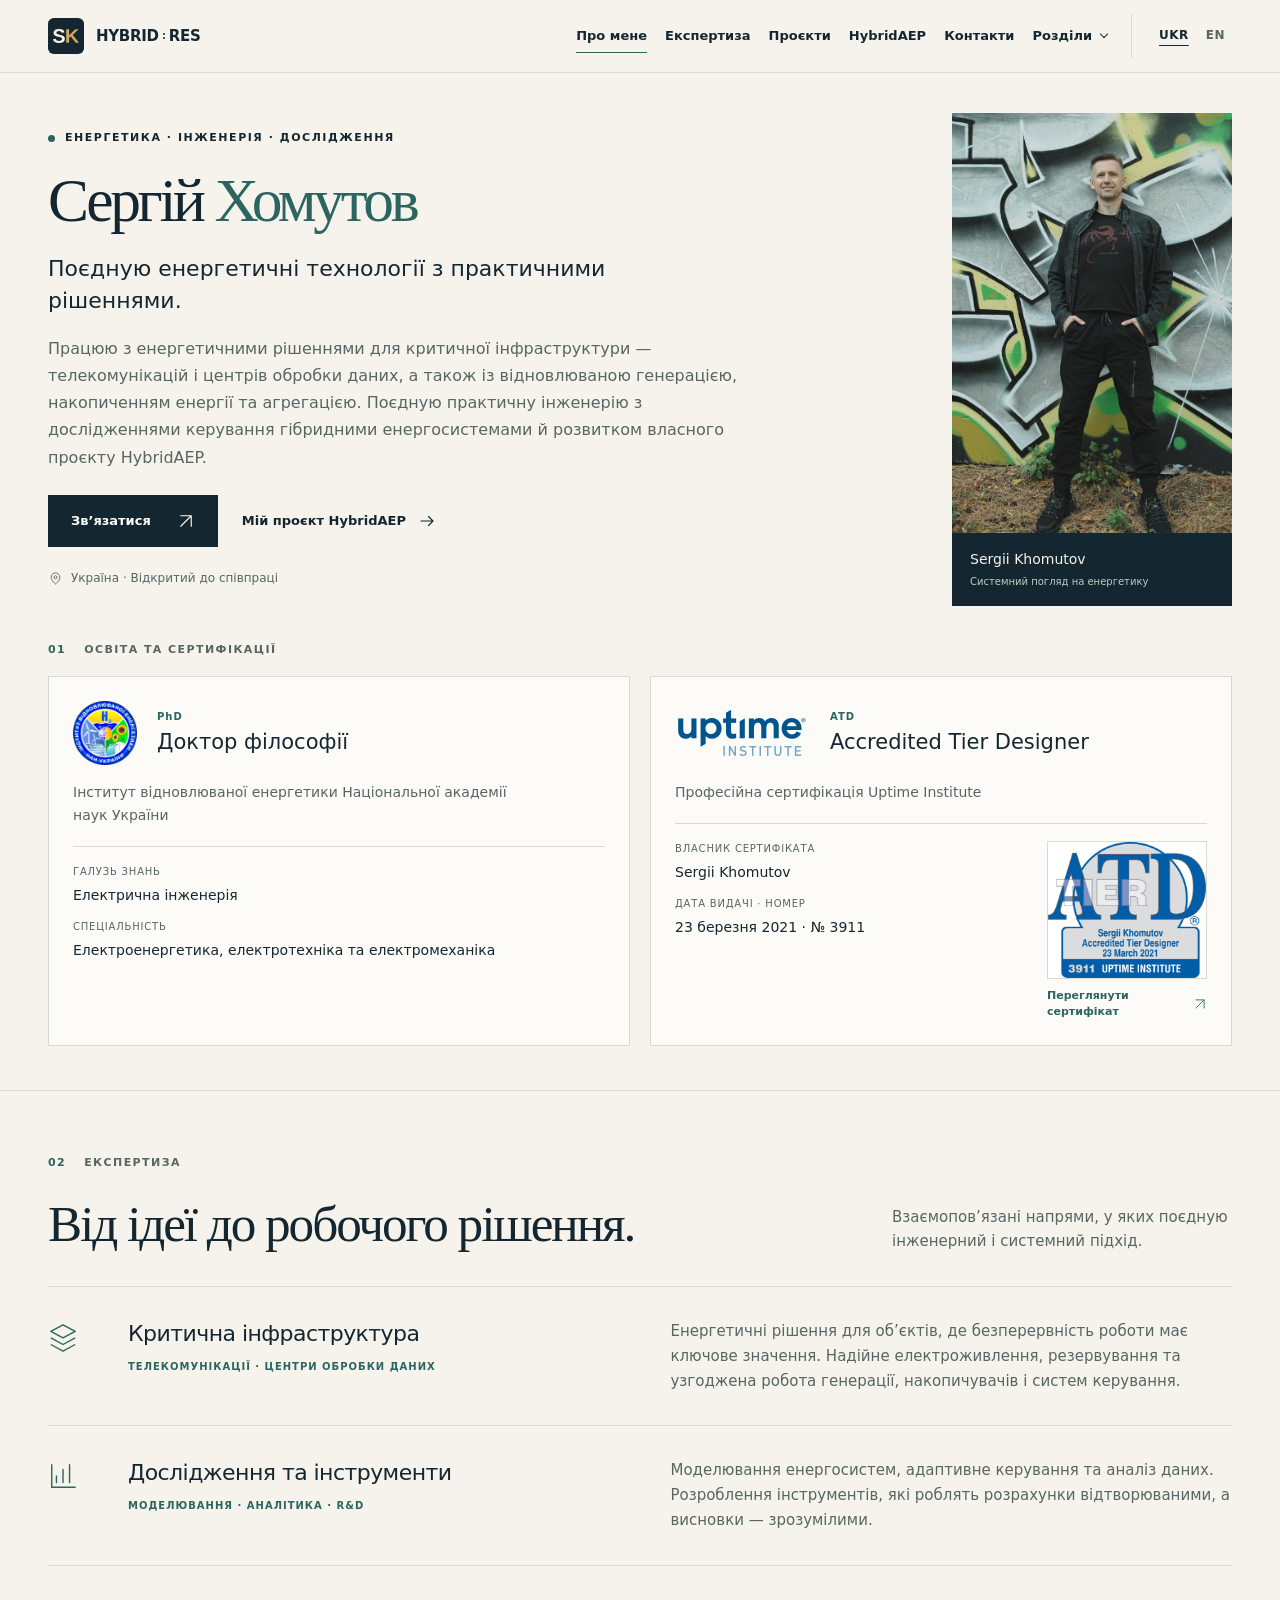
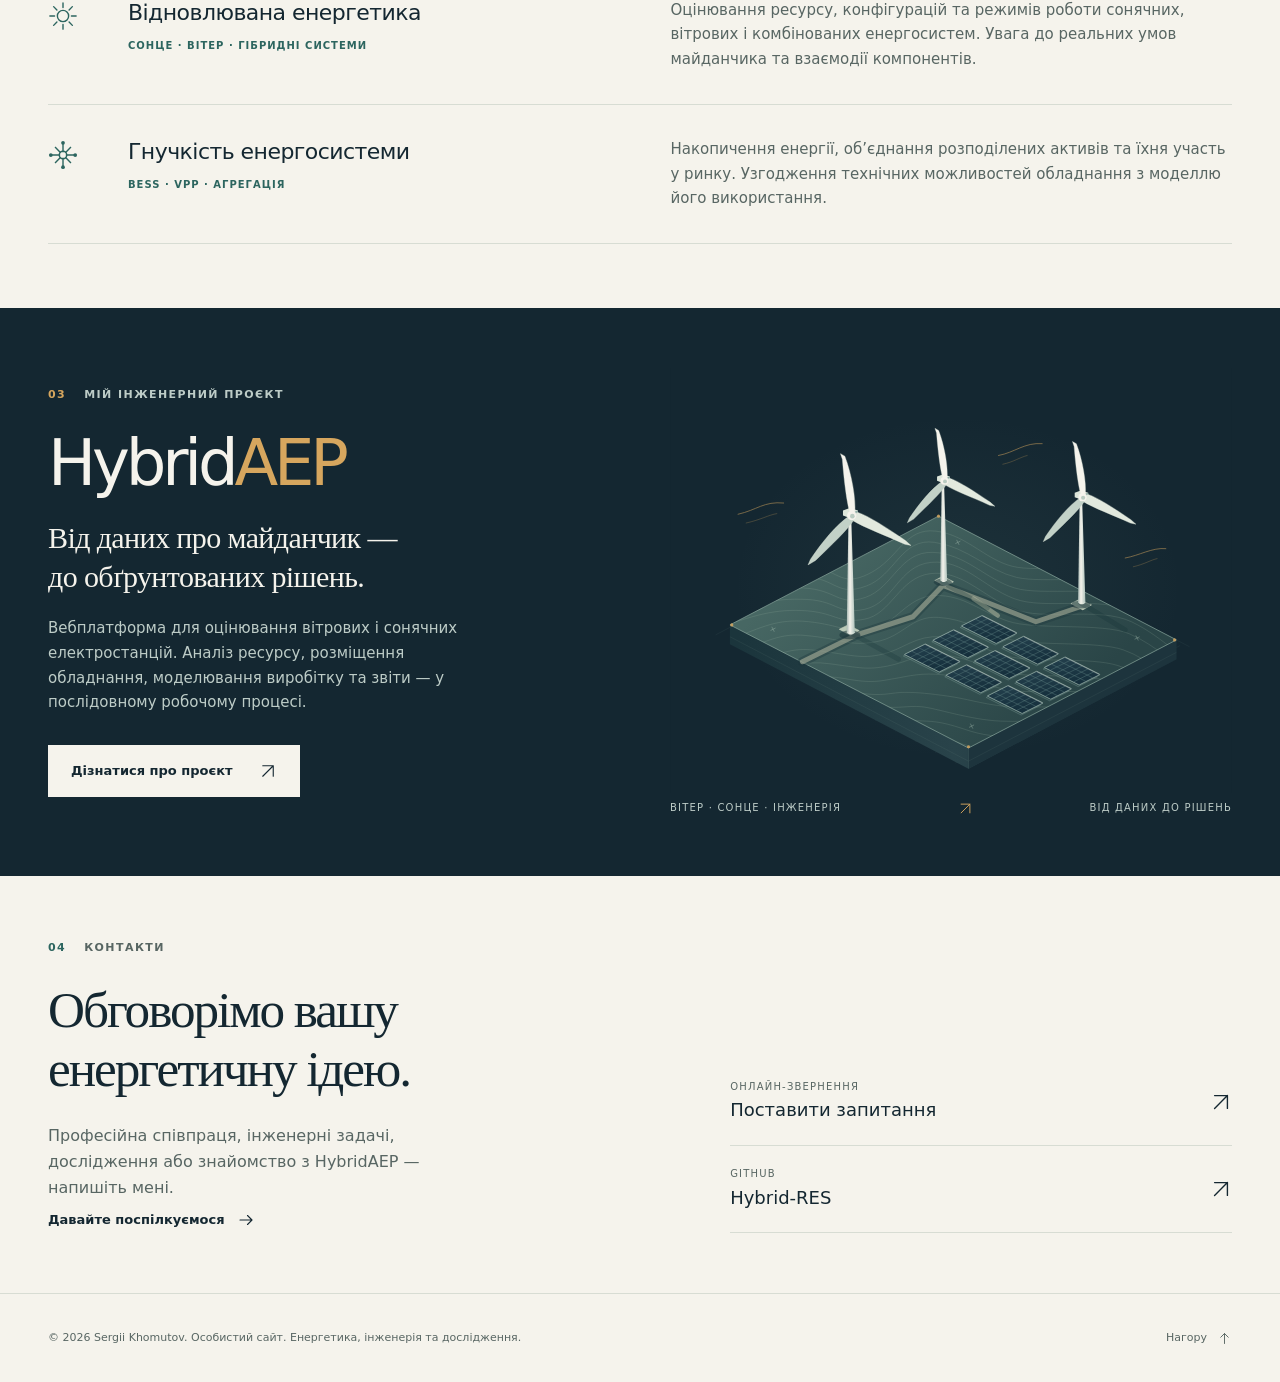
<file: index.html>
<!doctype html>
<html lang="uk" data-title-uk="Сергій Хомутов — енергетика, інженерія та HybridAEP" data-title-en="Sergii Khomutov — energy, engineering &amp; HybridAEP">
<head>
  <meta charset="utf-8">
  <meta name="viewport" content="width=device-width, initial-scale=1">
  <title>Сергій Хомутов — енергетика, інженерія та HybridAEP</title>
  <meta name="description" content="Сергій Хомутов, PhD: відновлювана енергетика, накопичення енергії, агрегація та критична інфраструктура. Дослідження й інженерна платформа HybridAEP." data-en="Sergii Khomutov, PhD: renewable energy, storage, aggregation and critical infrastructure. Research and the HybridAEP engineering platform.">
  <meta name="theme-color" content="#142731">
  <meta name="color-scheme" content="light">
  <meta property="og:type" content="website">
  <meta property="og:locale" content="uk_UA">
  <meta property="og:site_name" content="Sergii Khomutov · HYBRID : RES">
  <meta property="og:title" content="Сергій Хомутов — енергетика, інженерія та HybridAEP" data-en="Sergii Khomutov — energy, engineering & HybridAEP">
  <meta property="og:description" content="Сергій Хомутов, PhD: відновлювана енергетика, накопичення енергії, агрегація та критична інфраструктура. Дослідження й інженерна платформа HybridAEP." data-en="Sergii Khomutov, PhD: renewable energy, storage, aggregation and critical infrastructure. Research and the HybridAEP engineering platform.">
  <meta property="og:url" content="https://hybrid-res.github.io/">
  <meta property="og:image" content="https://hybrid-res.github.io/assets/images/sergii-home.jpg">
  <meta property="og:image:width" content="1365">
  <meta property="og:image:height" content="2048">
  <meta property="og:image:alt" content="Сергій Хомутов" data-en="Sergii Khomutov">
  <meta name="twitter:card" content="summary">
  <link rel="canonical" href="https://hybrid-res.github.io/">
  <link rel="icon" type="image/svg+xml" href="assets/images/favicon.svg?v=20261111.8">
  <link rel="stylesheet" href="assets/css/portfolio.css?v=20261122.1">
  <script src="assets/js/portfolio.js?v=20261111.7" defer></script>
  <script type="application/ld+json">{"@context": "https://schema.org", "@type": "Person", "name": "Sergii Khomutov", "alternateName": "Сергій Хомутов", "honorificSuffix": "PhD", "url": "https://hybrid-res.github.io/", "image": "https://hybrid-res.github.io/assets/images/sergii-home.jpg", "alumniOf": {"@type": "EducationalOrganization", "name": "Institute of Renewable Energy of the National Academy of Sciences of Ukraine"}, "hasCredential": {"@type": "EducationalOccupationalCredential", "name": "Doctor of Philosophy", "educationalLevel": "PhD", "credentialCategory": "degree", "recognizedBy": {"@type": "EducationalOrganization", "name": "Institute of Renewable Energy of the National Academy of Sciences of Ukraine"}, "about": ["Electrical engineering", "Electrical power, electrical engineering and electromechanics"]}, "knowsAbout": ["Renewable energy", "Energy storage", "Aggregation and VPP", "Critical infrastructure", "Telecommunications", "Data Centers"], "sameAs": ["https://github.com/Hybrid-RES"]}</script>
</head>
<body id="top" data-page="home">
<svg xmlns="http://www.w3.org/2000/svg" aria-hidden="true" focusable="false" style="position:absolute;width:0;height:0;overflow:hidden">
  <defs>
    <symbol id="i-arrow" viewBox="0 0 24 24"><path d="M5 19 19 5M5 5h14v14" fill="none" stroke="currentColor" stroke-width="1.5" stroke-linecap="round" stroke-linejoin="round"/></symbol>
    <symbol id="i-right" viewBox="0 0 24 24"><path d="M4 12h16m-6-6 6 6-6 6" fill="none" stroke="currentColor" stroke-width="1.5" stroke-linecap="round" stroke-linejoin="round"/></symbol>
    <symbol id="i-left" viewBox="0 0 24 24"><path d="M20 12H4m6-6-6 6 6 6" fill="none" stroke="currentColor" stroke-width="1.5" stroke-linecap="round" stroke-linejoin="round"/></symbol>
    <symbol id="i-up" viewBox="0 0 24 24"><path d="M12 20V4m-6 6 6-6 6 6" fill="none" stroke="currentColor" stroke-width="1.5" stroke-linecap="round" stroke-linejoin="round"/></symbol>
    <symbol id="i-pin" viewBox="0 0 24 24"><path d="M19 10c0 5-7 11-7 11S5 15 5 10a7 7 0 0 1 14 0Z" fill="none" stroke="currentColor" stroke-width="1.5"/><circle cx="12" cy="10" r="2.4" fill="none" stroke="currentColor" stroke-width="1.5"/></symbol>
    <symbol id="i-menu" viewBox="0 0 24 24"><path d="M4 8h16M4 16h16" fill="none" stroke="currentColor" stroke-width="1.5" stroke-linecap="round"/></symbol>
    <symbol id="i-grid" viewBox="0 0 32 32"><path d="M16 4v9m0 6v9M4 16h9m6 0h9M7.5 7.5l6 6m5 5 6 6M7.5 24.5l6-6m5-5 6-6" fill="none" stroke="currentColor" stroke-width="1.5"/><circle cx="16" cy="16" r="4" fill="none" stroke="currentColor" stroke-width="1.5"/><circle cx="16" cy="3" r="2" fill="currentColor"/><circle cx="16" cy="29" r="2" fill="currentColor"/><circle cx="3" cy="16" r="2" fill="currentColor"/><circle cx="29" cy="16" r="2" fill="currentColor"/></symbol>
    <symbol id="i-wind" viewBox="0 0 32 32"><path d="M16 12v17M16 12l-2-10h3l-1 10Zm0 0 10 3-1 3-9-6Zm0 0-8 7-2-2 10-5ZM10 29h12" fill="none" stroke="currentColor" stroke-width="1.4" stroke-linejoin="round"/><circle cx="16" cy="12" r="2" fill="currentColor"/></symbol>
    <symbol id="i-sun" viewBox="0 0 32 32"><circle cx="16" cy="16" r="6" fill="none" stroke="currentColor" stroke-width="1.5"/><path d="M16 2v5m0 18v5M2 16h5m18 0h5M6 6l3.5 3.5m13 13L26 26M6 26l3.5-3.5m13-13L26 6" fill="none" stroke="currentColor" stroke-width="1.5" stroke-linecap="round"/></symbol>
    <symbol id="i-chart" viewBox="0 0 32 32"><path d="M4 4v24h25M9 23v-7m7 7V9m7 14V4" fill="none" stroke="currentColor" stroke-width="1.5" stroke-linecap="round"/></symbol>
    <symbol id="i-terrain" viewBox="0 0 32 32"><path d="m2 25 9-16 7 9 4-6 8 13H2Zm6 4h19M8 15l3 3 3-3" fill="none" stroke="currentColor" stroke-width="1.5" stroke-linejoin="round"/></symbol>
    <symbol id="i-flow" viewBox="0 0 32 32"><path d="M3 9h16c6 0 6-7 1-7M3 16h23c5 0 5-7 1-7M3 23h15c6 0 6 7 1 7" fill="none" stroke="currentColor" stroke-width="1.5" stroke-linecap="round"/></symbol>
    <symbol id="i-layers" viewBox="0 0 32 32"><path d="m16 3 13 7-13 7L3 10l13-7ZM3 17l13 7 13-7M3 24l13 7 13-7" fill="none" stroke="currentColor" stroke-width="1.5" stroke-linejoin="round"/></symbol>
    <symbol id="i-briefcase" viewBox="0 0 24 24"><path d="M8 6V4h8v2M3 7h18v14H3V7Zm0 6c6 3 12 3 18 0M10 12h4v4h-4z" fill="none" stroke="currentColor" stroke-width="1.3" stroke-linejoin="round"/></symbol>
  </defs>
</svg>

  <a class="skip-link" href="#main"><span data-en="Skip to content">Перейти до змісту</span></a>
  <header class="site-header">
    <div class="container header-inner">
      <a class="brand" href="#top" aria-label="Сергій Хомутов · HYBRID : RES — головна" data-label-en="Sergii Khomutov · HYBRID : RES — home">
        <img class="brand-mark" src="assets/images/favicon.svg?v=20261111.8" width="36" height="36" alt="">
        <span class="brand-word" aria-hidden="true"><span>HYBRID</span><span class="brand-colon"></span><span>RES</span></span>
      </a>
      <nav class="site-nav" id="site-navigation" aria-label="Основна навігація" data-label-en="Main navigation">
        <a href="#top" data-primary-link aria-current="page"><span data-en="About">Про мене</span></a>
        <a href="#expertise" data-primary-link><span data-en="Expertise">Експертиза</span></a>
        <a href="research.html" data-language-link data-primary-link><span data-en="Projects">Проєкти</span></a>
        <a href="hybridaep.html" data-language-link data-primary-link>HybridAEP</a>
        <a href="contact.html" data-language-link data-primary-link><span data-en="Contact">Контакти</span></a>
        <details class="section-menu">
          <summary><span data-en="Sections">Розділи</span></summary>
          <div class="section-menu-panel">
            <p data-en="On this page" class="section-menu-caption">На цій сторінці</p>
            <a href="#about" data-section-link><span data-en="About me">Про мене</span></a>
<a href="#education" data-section-link><span data-en="Education &amp; credentials">Освіта та сертифікації</span></a>
<a href="#expertise" data-section-link><span data-en="Expertise">Експертиза</span></a>
<a href="#hybridaep" data-section-link><span data-en="My project · HybridAEP">Мій проєкт HybridAEP</span></a>
<a href="#contact" data-section-link><span data-en="Get in touch">Зв’язок</span></a>
          </div>
        </details>
      </nav>
      <div class="header-actions">
        <div class="language-switch" role="group" aria-label="Мова сторінки" data-label-en="Page language">
          <button type="button" data-language="uk" aria-pressed="true" aria-label="Українською" lang="uk">UKR</button>
          <button type="button" data-language="en" aria-pressed="false" aria-label="In English" lang="en">EN</button>
        </div>
        <button class="menu-toggle" type="button" aria-expanded="false" aria-controls="site-navigation" aria-label="Відкрити меню"><svg class="" aria-hidden="true" focusable="false"><use href="#i-menu"></use></svg></button>
      </div>
    </div>
  </header>

  <main id="main">
    <section class="hero profile-hero" aria-labelledby="personal-name">
      <div class="container" id="about">
      <div class="hero-grid" id="intro">
        <div class="hero-copy">
          <div class="eyebrow"><span class="dot" aria-hidden="true"></span><span data-en="Energy · Engineering · Research">Енергетика · Інженерія · Дослідження</span></div>
          <h1 id="personal-name"><span data-en="Sergii">Сергій</span> <span data-en="Khomutov" class="surname">Хомутов</span></h1>
          <p data-en="Connecting energy technologies with practical solutions." class="hero-title">Поєдную енергетичні технології з практичними рішеннями.</p>
          <p data-en="I work on energy solutions for critical infrastructure — telecommunications and data centers — as well as renewable generation, energy storage and aggregation. I combine practical engineering with research into hybrid energy-system control and the development of my own project, HybridAEP." class="hero-description">Працюю з енергетичними рішеннями для критичної інфраструктури — телекомунікацій і центрів обробки даних, а також із відновлюваною генерацією, накопиченням енергії та агрегацією. Поєдную практичну інженерію з дослідженнями керування гібридними енергосистемами й розвитком власного проєкту HybridAEP.</p>
          <div class="hero-actions">
            <a class="button" href="contact.html" data-language-link><span data-en="Get in touch">Зв’язатися</span><svg class="" aria-hidden="true" focusable="false"><use href="#i-arrow"></use></svg></a>
            <a class="text-link" href="hybridaep.html" data-language-link><span data-en="Explore HybridAEP">Мій проєкт HybridAEP</span><svg class="" aria-hidden="true" focusable="false"><use href="#i-right"></use></svg></a>
          </div>
          <div class="hero-location"><svg class="" aria-hidden="true" focusable="false"><use href="#i-pin"></use></svg><span data-en="Ukraine · Open to collaboration">Україна · Відкритий до співпраці</span></div>
        </div>
        <figure class="portrait-card has-portrait">
          <img class="profile-portrait" src="assets/images/sergii-home.jpg" width="1365" height="2048" fetchpriority="high" decoding="async" alt="Сергій Хомутов — фото в повний зріст" data-alt-en="Full-length portrait of Sergii Khomutov">
          <figcaption class="portrait-caption">
            <div><strong>Sergii Khomutov</strong><small data-en="A systems perspective on energy">Системний погляд на енергетику</small></div>
            <span class="portrait-emblem"><svg class="" aria-hidden="true" focusable="false"><use href="#i-grid"></use></svg></span>
          </figcaption>
        </figure>
      </div>
      <div class="credentials" id="education" role="region" aria-labelledby="credentials-title">
        <div class="section-label credentials-heading"><span class="number">01</span><h2 data-en="Education &amp; credentials" id="credentials-title">Освіта та сертифікації</h2></div>
        <div class="credential-grid">
          <article class="credential-card" aria-labelledby="phd-title">
            <div class="credential-header">
              <img class="credential-logo ive-logo" src="assets/images/credentials/ive-logo.png" width="150" height="150" loading="lazy" decoding="async" alt="Логотип Інституту відновлюваної енергетики НАН України" data-alt-en="Institute of Renewable Energy of the NAS of Ukraine logo">
              <div><span class="credential-kicker">PhD</span><h3 data-en="Doctor of Philosophy" id="phd-title">Доктор філософії</h3></div>
            </div>
            <p data-en="Institute of Renewable Energy of the National Academy of Sciences of Ukraine" class="credential-institution">Інститут відновлюваної енергетики Національної академії наук України</p>
            <dl class="academic-details">
              <div><dt data-en="Field of Study">Галузь знань</dt><dd data-en="Electrical engineering">Електрична інженерія</dd></div>
              <div><dt data-en="Programme Subject Area">Спеціальність</dt><dd data-en="Electrical power, electrical engineering and electromechanics">Електроенергетика, електротехніка та електромеханіка</dd></div>
            </dl>
          </article>
          <article class="credential-card" aria-labelledby="atd-title">
            <div class="credential-header">
              <img class="credential-logo uptime-logo" src="assets/images/credentials/uptime-logo.png" width="135" height="50" loading="lazy" decoding="async" alt="Uptime Institute">
              <div><span class="credential-kicker">ATD</span><h3 id="atd-title">Accredited Tier Designer</h3></div>
            </div>
            <p data-en="Professional credential from Uptime Institute" class="credential-institution">Професійна сертифікація Uptime Institute</p>
            <div class="certificate-body">
              <dl class="academic-details certificate-details">
                <div><dt data-en="Certificate holder">Власник сертифіката</dt><dd>Sergii Khomutov</dd></div>
                <div><dt data-en="Date of issue · Number">Дата видачі · Номер</dt><dd><time datetime="2021-03-23"><span data-en="23 March 2021">23 березня 2021</span></time> · № 3911</dd></div>
              </dl>
              <a class="certificate-preview" href="assets/images/credentials/sergii-uptime-atd.png" target="_blank" rel="noopener noreferrer" aria-label="Відкрити сертифікат Accredited Tier Designer у повному розмірі — нова вкладка" data-label-en="Open the full-size Accredited Tier Designer certificate in a new tab">
                <img src="assets/images/credentials/sergii-uptime-atd.png" width="1776" height="1524" loading="lazy" decoding="async" alt="Сертифікат Uptime Institute: Sergii Khomutov, Accredited Tier Designer, № 3911, 23 березня 2021" data-alt-en="Uptime Institute certificate: Sergii Khomutov, Accredited Tier Designer, No. 3911, 23 March 2021">
                <span><span data-en="View certificate">Переглянути сертифікат</span><svg class="" aria-hidden="true" focusable="false"><use href="#i-arrow"></use></svg></span>
              </a>
            </div>
          </article>
        </div>
      </div>
      </div>
    </section>

    <section class="section expertise" aria-labelledby="expertise-title">
      <div class="container" id="expertise">
        <span id="work" aria-hidden="true"></span>
        <div class="section-label"><span class="number">02</span><span data-en="Expertise">Експертиза</span></div>
        <div class="section-intro">
          <h2 data-en="From an idea to a working solution." id="expertise-title" class="section-heading">Від ідеї до робочого рішення.</h2>
          <p data-en="Connected areas shaped by engineering practice and systems thinking.">Взаємопов’язані напрями, у яких поєдную інженерний і системний підхід.</p>
        </div>
        <div class="expertise-list">
          <article class="expertise-row">
            <svg class="expertise-icon" aria-hidden="true" focusable="false"><use href="#i-layers"></use></svg>
            <div><h3 data-en="Critical infrastructure">Критична інфраструктура</h3><span data-en="Telecommunications · Data Centers" class="expertise-tags">Телекомунікації · Центри обробки даних</span></div>
            <p data-en="Energy solutions for facilities where continuity of operation is essential. Reliable power supply, backup capacity and coordinated operation of generation, storage and control systems.">Енергетичні рішення для об’єктів, де безперервність роботи має ключове значення. Надійне електроживлення, резервування та узгоджена робота генерації, накопичувачів і систем керування.</p>
          </article>
          <article class="expertise-row">
            <svg class="expertise-icon" aria-hidden="true" focusable="false"><use href="#i-chart"></use></svg>
            <div><h3 data-en="Research &amp; engineering tools">Дослідження та інструменти</h3><span data-en="Modelling · Analytics · R&amp;D" class="expertise-tags">Моделювання · Аналітика · R&amp;D</span></div>
            <p data-en="Energy-system modelling, adaptive control and data analysis. Building tools that make calculations reproducible and their conclusions clear.">Моделювання енергосистем, адаптивне керування та аналіз даних. Розроблення інструментів, які роблять розрахунки відтворюваними, а висновки — зрозумілими.</p>
          </article>
          <article class="expertise-row">
            <svg class="expertise-icon" aria-hidden="true" focusable="false"><use href="#i-sun"></use></svg>
            <div><h3 data-en="Renewable energy">Відновлювана енергетика</h3><span data-en="Solar · Wind · Hybrid systems" class="expertise-tags">Сонце · Вітер · Гібридні системи</span></div>
            <p data-en="Assessment of resources, configurations and operating scenarios for solar, wind and hybrid systems, with attention to site conditions and component interactions.">Оцінювання ресурсу, конфігурацій та режимів роботи сонячних, вітрових і комбінованих енергосистем. Увага до реальних умов майданчика та взаємодії компонентів.</p>
          </article>
          <article class="expertise-row">
            <svg class="expertise-icon" aria-hidden="true" focusable="false"><use href="#i-grid"></use></svg>
            <div><h3 data-en="Power-system flexibility">Гнучкість енергосистеми</h3><span data-en="BESS · VPP · Aggregation" class="expertise-tags">BESS · VPP · Агрегація</span></div>
            <p data-en="Energy storage, distributed asset aggregation and market participation. Connecting what equipment can deliver with how it creates value.">Накопичення енергії, об’єднання розподілених активів та їхня участь у ринку. Узгодження технічних можливостей обладнання з моделлю його використання.</p>
          </article>
        </div>
      </div>
    </section>

    <section class="project-feature dark" aria-labelledby="project-title">
      <div class="container project-feature-grid" id="hybridaep">
        <div>
          <div class="section-label"><span class="number">03</span><span data-en="My engineering project">Мій інженерний проєкт</span></div>
          <h2 id="project-title" class="project-wordmark">Hybrid<span>AEP</span></h2>
          <h3 data-en="From site data to informed decisions.">Від даних про майданчик — до обґрунтованих рішень.</h3>
          <p data-en="A web platform for assessing wind and solar power projects. Resource analysis, equipment layout, energy-yield modelling and reporting in one consistent workflow.">Вебплатформа для оцінювання вітрових і сонячних електростанцій. Аналіз ресурсу, розміщення обладнання, моделювання виробітку та звіти — у послідовному робочому процесі.</p>
          <a class="button button-light" href="hybridaep.html" data-language-link><span data-en="Discover the project">Дізнатися про проєкт</span><svg class="" aria-hidden="true" focusable="false"><use href="#i-arrow"></use></svg></a>
        </div>
        <figure class="project-visual">
  <img src="assets/images/hybridaep-landscape.svg" width="900" height="680" loading="lazy" decoding="async" alt="Ілюстрація майданчика з вітровими турбінами, сонячними панелями та контурами рельєфу" data-alt-en="Illustrated site with wind turbines, solar panels and terrain contours">
  <figcaption><span data-en="Wind · Solar · Engineering">Вітер · Сонце · Інженерія</span><svg class="visual-symbol" aria-hidden="true" focusable="false"><use href="#i-arrow"></use></svg><span data-en="From data to decisions">Від даних до рішень</span></figcaption>
</figure>
      </div>
    </section>

    <section class="contact" aria-labelledby="contact-title">
      <div class="container contact-grid" id="contact">
        <div>
          <div class="section-label"><span class="number">04</span><span data-en="Get in touch">Контакти</span></div>
          <h2 data-en="Let’s talk about your energy project." id="contact-title" class="section-heading">Обговорімо вашу енергетичну ідею.</h2>
          <p data-en="For professional collaboration, engineering challenges, research or an introduction to HybridAEP, send me a message." class="contact-copy">Професійна співпраця, інженерні задачі, дослідження або знайомство з HybridAEP — напишіть мені.</p>
          <a class="text-link" href="contact.html" data-language-link><span data-en="Let’s connect">Давайте поспілкуємося</span><svg class="" aria-hidden="true" focusable="false"><use href="#i-right"></use></svg></a>
        </div>
        <div class="contact-links">
          <a class="contact-link" href="contact.html#contact-form" data-language-link>
            <div><small data-en="Online enquiry">Онлайн-звернення</small><span data-en="Send a question">Поставити запитання</span></div><svg class="" aria-hidden="true" focusable="false"><use href="#i-arrow"></use></svg>
          </a>
          <a class="contact-link" href="https://github.com/Hybrid-RES" target="_blank" rel="noopener noreferrer">
            <div><small>GitHub</small><span>Hybrid-RES</span></div><svg class="" aria-hidden="true" focusable="false"><use href="#i-arrow"></use></svg>
          </a>
        </div>
      </div>
    </section>
  </main>

  <footer class="site-footer">
    <div class="container footer-inner">
      <p>© <span data-year>2026</span> Sergii Khomutov. <span data-en="Personal website. Energy, engineering &amp; research.">Особистий сайт. Енергетика, інженерія та дослідження.</span></p>
      <a href="#top"><span data-en="Back to top">Нагору</span><svg class="" aria-hidden="true" focusable="false"><use href="#i-up"></use></svg></a>
    </div>
  </footer>
</body>
</html>
</file>
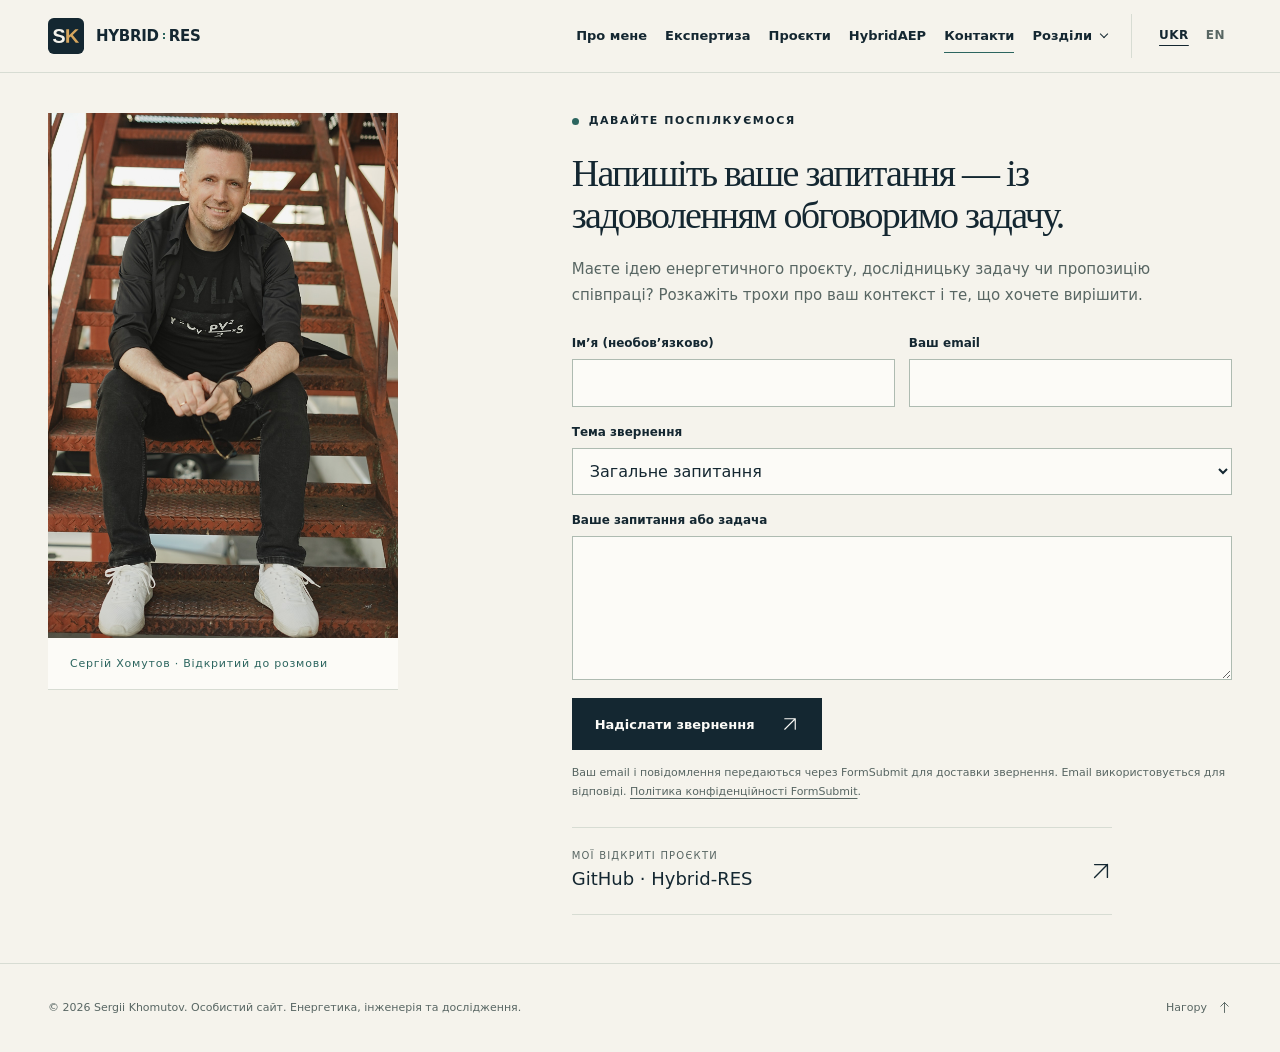
<file: contact.html>
<!doctype html>
<html lang="uk" data-title-uk="Контакти — Сергій Хомутов" data-title-en="Contact — Sergii Khomutov">
<head>
  <meta charset="utf-8">
  <meta name="viewport" content="width=device-width, initial-scale=1">
  <title>Контакти — Сергій Хомутов</title>
  <meta name="description" content="Напишіть Сергію Хомутову: обговорення енергетичних проєктів, дослідницьких задач, співпраці та інженерної платформи HybridAEP." data-en="Get in touch with Sergii Khomutov to discuss energy projects, research, collaboration or the HybridAEP engineering platform.">
  <meta name="theme-color" content="#142731">
  <meta name="color-scheme" content="light">
  <meta property="og:type" content="website">
  <meta property="og:locale" content="uk_UA">
  <meta property="og:site_name" content="Sergii Khomutov · HYBRID : RES">
  <meta property="og:title" content="Контакти — Сергій Хомутов" data-en="Contact — Sergii Khomutov">
  <meta property="og:description" content="Напишіть Сергію Хомутову: обговорення енергетичних проєктів, дослідницьких задач, співпраці та інженерної платформи HybridAEP." data-en="Get in touch with Sergii Khomutov to discuss energy projects, research, collaboration or the HybridAEP engineering platform.">
  <meta property="og:url" content="https://hybrid-res.github.io/contact.html">
  <meta property="og:image" content="https://hybrid-res.github.io/assets/images/sergii-contact.jpg">
  <meta property="og:image:width" content="1365">
  <meta property="og:image:height" content="2048">
  <meta property="og:image:alt" content="Сергій Хомутов" data-en="Sergii Khomutov">
  <meta name="twitter:card" content="summary">
  <link rel="canonical" href="https://hybrid-res.github.io/contact.html">
  <link rel="icon" type="image/svg+xml" href="assets/images/favicon.svg?v=20261111.8">
  <link rel="stylesheet" href="assets/css/portfolio.css?v=20261122.1">
  <script src="assets/js/portfolio.js?v=20261111.7" defer></script>
  <script type="application/ld+json">{"@context": "https://schema.org", "@type": "ContactPage", "name": "Контакти — Сергій Хомутов", "description": "Напишіть Сергію Хомутову: обговорення енергетичних проєктів, дослідницьких задач, співпраці та інженерної платформи HybridAEP.", "url": "https://hybrid-res.github.io/contact.html", "about": {"@type": "Person", "name": "Sergii Khomutov", "url": "https://hybrid-res.github.io/"}}</script>
</head>
<body id="top" data-page="contact">
<svg xmlns="http://www.w3.org/2000/svg" aria-hidden="true" focusable="false" style="position:absolute;width:0;height:0;overflow:hidden">
  <defs>
    <symbol id="i-arrow" viewBox="0 0 24 24"><path d="M5 19 19 5M5 5h14v14" fill="none" stroke="currentColor" stroke-width="1.5" stroke-linecap="round" stroke-linejoin="round"/></symbol>
    <symbol id="i-right" viewBox="0 0 24 24"><path d="M4 12h16m-6-6 6 6-6 6" fill="none" stroke="currentColor" stroke-width="1.5" stroke-linecap="round" stroke-linejoin="round"/></symbol>
    <symbol id="i-left" viewBox="0 0 24 24"><path d="M20 12H4m6-6-6 6 6 6" fill="none" stroke="currentColor" stroke-width="1.5" stroke-linecap="round" stroke-linejoin="round"/></symbol>
    <symbol id="i-up" viewBox="0 0 24 24"><path d="M12 20V4m-6 6 6-6 6 6" fill="none" stroke="currentColor" stroke-width="1.5" stroke-linecap="round" stroke-linejoin="round"/></symbol>
    <symbol id="i-pin" viewBox="0 0 24 24"><path d="M19 10c0 5-7 11-7 11S5 15 5 10a7 7 0 0 1 14 0Z" fill="none" stroke="currentColor" stroke-width="1.5"/><circle cx="12" cy="10" r="2.4" fill="none" stroke="currentColor" stroke-width="1.5"/></symbol>
    <symbol id="i-menu" viewBox="0 0 24 24"><path d="M4 8h16M4 16h16" fill="none" stroke="currentColor" stroke-width="1.5" stroke-linecap="round"/></symbol>
    <symbol id="i-grid" viewBox="0 0 32 32"><path d="M16 4v9m0 6v9M4 16h9m6 0h9M7.5 7.5l6 6m5 5 6 6M7.5 24.5l6-6m5-5 6-6" fill="none" stroke="currentColor" stroke-width="1.5"/><circle cx="16" cy="16" r="4" fill="none" stroke="currentColor" stroke-width="1.5"/><circle cx="16" cy="3" r="2" fill="currentColor"/><circle cx="16" cy="29" r="2" fill="currentColor"/><circle cx="3" cy="16" r="2" fill="currentColor"/><circle cx="29" cy="16" r="2" fill="currentColor"/></symbol>
    <symbol id="i-wind" viewBox="0 0 32 32"><path d="M16 12v17M16 12l-2-10h3l-1 10Zm0 0 10 3-1 3-9-6Zm0 0-8 7-2-2 10-5ZM10 29h12" fill="none" stroke="currentColor" stroke-width="1.4" stroke-linejoin="round"/><circle cx="16" cy="12" r="2" fill="currentColor"/></symbol>
    <symbol id="i-sun" viewBox="0 0 32 32"><circle cx="16" cy="16" r="6" fill="none" stroke="currentColor" stroke-width="1.5"/><path d="M16 2v5m0 18v5M2 16h5m18 0h5M6 6l3.5 3.5m13 13L26 26M6 26l3.5-3.5m13-13L26 6" fill="none" stroke="currentColor" stroke-width="1.5" stroke-linecap="round"/></symbol>
    <symbol id="i-chart" viewBox="0 0 32 32"><path d="M4 4v24h25M9 23v-7m7 7V9m7 14V4" fill="none" stroke="currentColor" stroke-width="1.5" stroke-linecap="round"/></symbol>
    <symbol id="i-terrain" viewBox="0 0 32 32"><path d="m2 25 9-16 7 9 4-6 8 13H2Zm6 4h19M8 15l3 3 3-3" fill="none" stroke="currentColor" stroke-width="1.5" stroke-linejoin="round"/></symbol>
    <symbol id="i-flow" viewBox="0 0 32 32"><path d="M3 9h16c6 0 6-7 1-7M3 16h23c5 0 5-7 1-7M3 23h15c6 0 6 7 1 7" fill="none" stroke="currentColor" stroke-width="1.5" stroke-linecap="round"/></symbol>
    <symbol id="i-layers" viewBox="0 0 32 32"><path d="m16 3 13 7-13 7L3 10l13-7ZM3 17l13 7 13-7M3 24l13 7 13-7" fill="none" stroke="currentColor" stroke-width="1.5" stroke-linejoin="round"/></symbol>
    <symbol id="i-briefcase" viewBox="0 0 24 24"><path d="M8 6V4h8v2M3 7h18v14H3V7Zm0 6c6 3 12 3 18 0M10 12h4v4h-4z" fill="none" stroke="currentColor" stroke-width="1.3" stroke-linejoin="round"/></symbol>
  </defs>
</svg>

  <a class="skip-link" href="#main"><span data-en="Skip to content">Перейти до змісту</span></a>
  <header class="site-header">
    <div class="container header-inner">
      <a class="brand" href="index.html" data-language-link aria-label="Сергій Хомутов · HYBRID : RES — головна" data-label-en="Sergii Khomutov · HYBRID : RES — home">
        <img class="brand-mark" src="assets/images/favicon.svg?v=20261111.8" width="36" height="36" alt="">
        <span class="brand-word" aria-hidden="true"><span>HYBRID</span><span class="brand-colon"></span><span>RES</span></span>
      </a>
      <nav class="site-nav" id="site-navigation" aria-label="Основна навігація" data-label-en="Main navigation">
        <a href="index.html" data-language-link data-primary-link><span data-en="About">Про мене</span></a>
        <a href="index.html#expertise" data-language-link data-primary-link><span data-en="Expertise">Експертиза</span></a>
        <a href="research.html" data-language-link data-primary-link><span data-en="Projects">Проєкти</span></a>
        <a href="hybridaep.html" data-language-link data-primary-link>HybridAEP</a>
        <a href="contact.html" data-language-link data-primary-link aria-current="page"><span data-en="Contact">Контакти</span></a>
        <details class="section-menu">
          <summary><span data-en="Sections">Розділи</span></summary>
          <div class="section-menu-panel">
            <p data-en="On this page" class="section-menu-caption">На цій сторінці</p>
            <a href="#contact-intro" data-section-link><span data-en="Get in touch">Зв’язатися зі мною</span></a>
<a href="#contact-form" data-section-link><span data-en="Enquiry form">Форма звернення</span></a>
          </div>
        </details>
      </nav>
      <div class="header-actions">
        <div class="language-switch" role="group" aria-label="Мова сторінки" data-label-en="Page language">
          <button type="button" data-language="uk" aria-pressed="true" aria-label="Українською" lang="uk">UKR</button>
          <button type="button" data-language="en" aria-pressed="false" aria-label="In English" lang="en">EN</button>
        </div>
        <button class="menu-toggle" type="button" aria-expanded="false" aria-controls="site-navigation" aria-label="Відкрити меню"><svg class="" aria-hidden="true" focusable="false"><use href="#i-menu"></use></svg></button>
      </div>
    </div>
  </header>

  <main id="main">
    <section class="editorial-hero contact-page-hero" aria-labelledby="contact-page-title">
      <div class="container editorial-grid" id="contact-intro">
        <figure class="editorial-portrait">
          <img src="assets/images/sergii-contact.jpg" width="1365" height="2048" fetchpriority="high" decoding="async" alt="Сергій Хомутов — портрет на сходах" data-alt-en="Portrait of Sergii Khomutov seated on a staircase">
          <figcaption><span data-en="Sergii Khomutov · Let’s connect">Сергій Хомутов · Відкритий до розмови</span></figcaption>
        </figure>
        <div class="editorial-copy contact-page-copy">
          <div class="eyebrow"><span class="dot" aria-hidden="true"></span><span data-en="Let’s connect">Давайте поспілкуємося</span></div>
          <h1 data-en="Send me your question — I’d be happy to discuss your challenge." id="contact-page-title" class="editorial-title contact-page-title">Напишіть ваше запитання — із задоволенням обговоримо задачу.</h1>
          <p data-en="Have an energy project in mind, a research question or a collaboration proposal? Tell me a little about the context and what you would like to solve." class="editorial-description">Маєте ідею енергетичного проєкту, дослідницьку задачу чи пропозицію співпраці? Розкажіть трохи про ваш контекст і те, що хочете вирішити.</p>
          <form id="contact-form" class="contact-form" data-contact-form method="post" action="https://formsubmit.co/28b56f2c5db01a4e007635d3790a9f6f" data-endpoint="https://formsubmit.co/28b56f2c5db01a4e007635d3790a9f6f">
            <p data-en="Message submission is temporarily unavailable. Please try again later." class="form-availability" role="status" hidden>Надсилання повідомлень тимчасово недоступне. Спробуйте пізніше.</p>
            <fieldset class="form-fields">
              <legend class="sr-only"><span data-en="Your enquiry">Ваше звернення</span></legend>
              <div class="form-row">
                <label class="form-field" for="contact-name"><span data-en="Name (optional)">Ім’я (необов’язково)</span><input id="contact-name" name="name" type="text" autocomplete="name" maxlength="100"></label>
                <label class="form-field" for="contact-email"><span data-en="Your email">Ваш email</span><input id="contact-email" name="email" type="email" autocomplete="email" inputmode="email" maxlength="254" required aria-describedby="form-privacy"></label>
              </div>
              <label class="form-field" for="contact-topic"><span data-en="Enquiry topic">Тема звернення</span>
                <select id="contact-topic" name="topic">
                  <option data-en="General enquiry" value="general">Загальне запитання</option>
                  <option value="hybridaep">HybridAEP</option>
                  <option data-en="Research &amp; collaboration" value="research">Дослідження та співпраця</option>
                  <option data-en="Critical infrastructure" value="infrastructure">Критична інфраструктура</option>
                </select>
              </label>
              <label class="form-field" for="contact-message"><span data-en="Your question or challenge">Ваше запитання або задача</span><textarea id="contact-message" name="message" rows="5" minlength="10" maxlength="5000" required></textarea></label>
              <div class="form-honeypot" aria-hidden="true"><label for="contact-website">Website</label><input id="contact-website" name="_honey" type="text" tabindex="-1" autocomplete="off"></div>
              <input type="hidden" name="_subject" value="Hybrid-RES · Website enquiry">
              <input type="hidden" name="_template" value="table">
              <input type="hidden" name="_url" value="https://hybrid-res.github.io/contact.html">
              <button class="button form-submit" type="submit"><span data-en="Send enquiry" data-form-submit-label>Надіслати звернення</span><svg class="" aria-hidden="true" focusable="false"><use href="#i-arrow"></use></svg></button>
            </fieldset>
            <p class="form-status" role="status" aria-live="polite" tabindex="-1"></p>
            <p id="form-privacy" class="form-privacy"><span data-en="Your email address and message are sent via FormSubmit to deliver your enquiry. Your email is used to respond.">Ваш email і повідомлення передаються через FormSubmit для доставки звернення. Email використовується для відповіді.</span> <a href="https://formsubmit.co/privacy.pdf" target="_blank" rel="noopener noreferrer"><span data-en="FormSubmit privacy policy">Політика конфіденційності FormSubmit</span></a>.</p>
          </form>
          <div class="contact-page-links">
            <a class="contact-link" href="https://github.com/Hybrid-RES" target="_blank" rel="noopener noreferrer">
              <div><small data-en="My public projects">Мої відкриті проєкти</small><span>GitHub · Hybrid-RES</span></div><svg class="" aria-hidden="true" focusable="false"><use href="#i-arrow"></use></svg>
            </a>
          </div>
        </div>
      </div>
    </section>
  </main>

  <footer class="site-footer">
    <div class="container footer-inner">
      <p>© <span data-year>2026</span> Sergii Khomutov. <span data-en="Personal website. Energy, engineering &amp; research.">Особистий сайт. Енергетика, інженерія та дослідження.</span></p>
      <a href="#top"><span data-en="Back to top">Нагору</span><svg class="" aria-hidden="true" focusable="false"><use href="#i-up"></use></svg></a>
    </div>
  </footer>
</body>
</html>
</file>
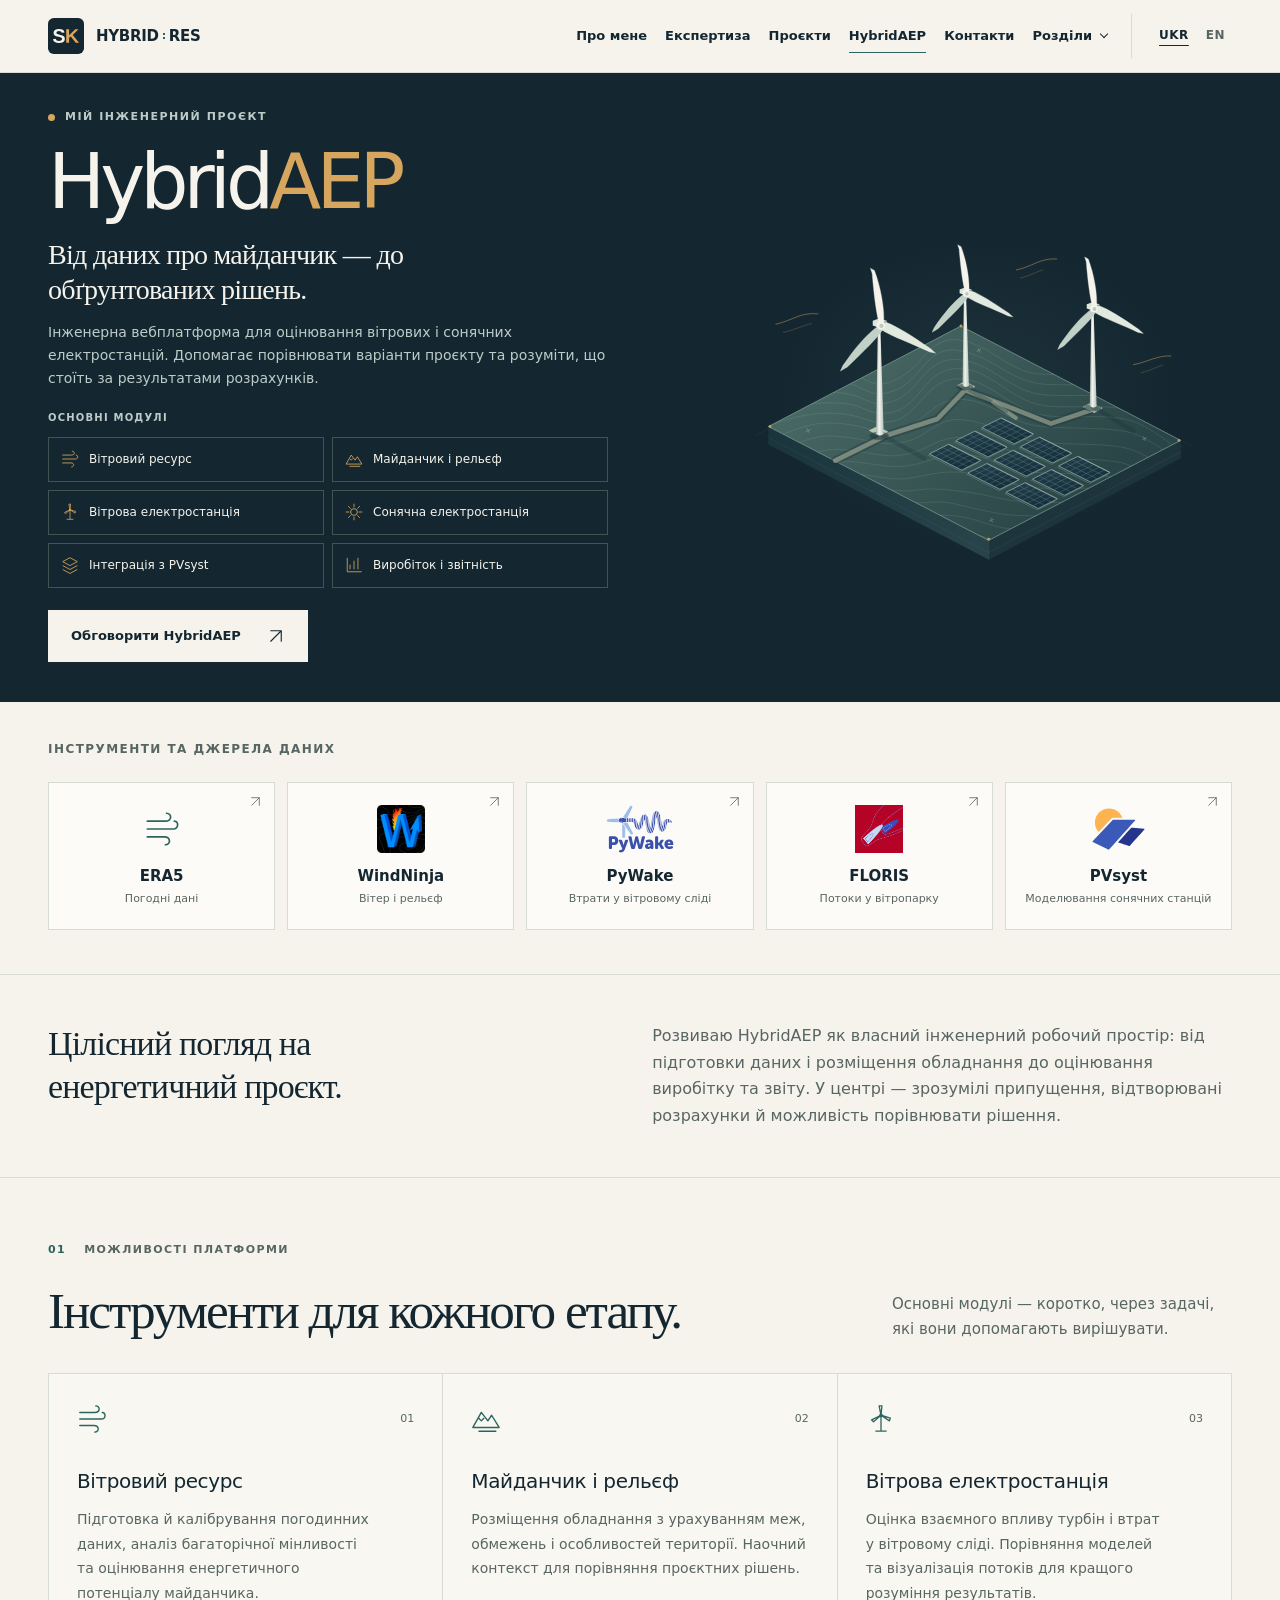
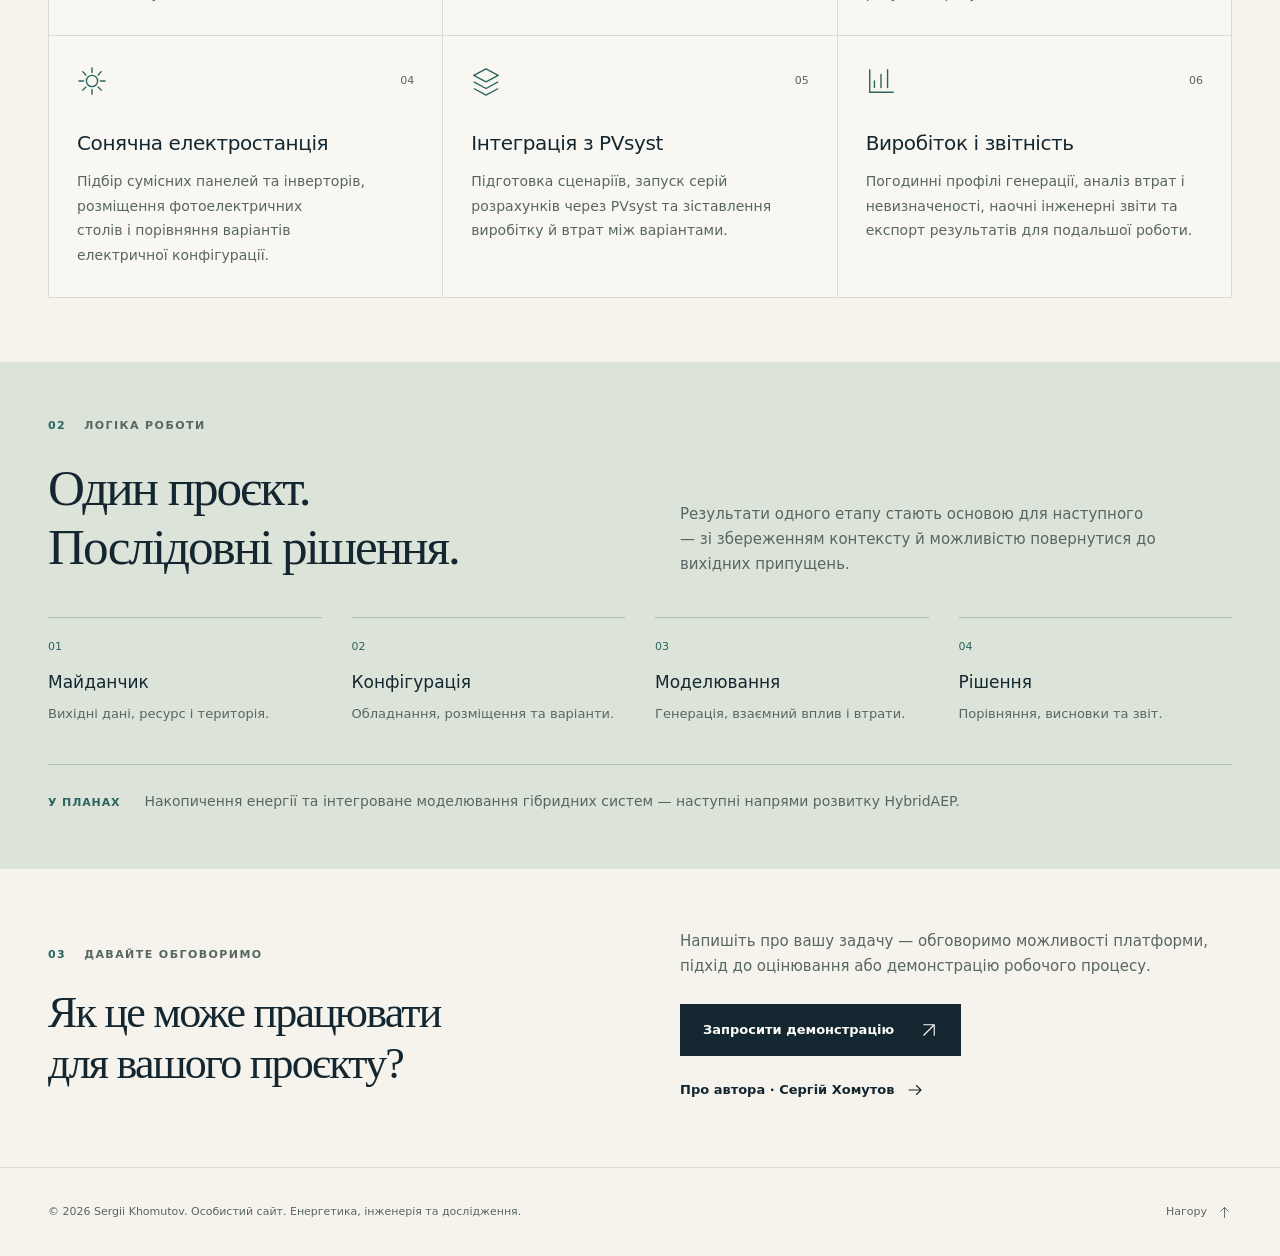
<file: hybridaep.html>
<!doctype html>
<html lang="uk" data-title-uk="HybridAEP — інженерна платформа Сергія Хомутова" data-title-en="HybridAEP — an engineering platform by Sergii Khomutov">
<head>
  <meta charset="utf-8">
  <meta name="viewport" content="width=device-width, initial-scale=1">
  <title>HybridAEP — інженерна платформа Сергія Хомутова</title>
  <meta name="description" content="HybridAEP: оцінювання вітрових і сонячних електростанцій. Ресурс, рельєф, розміщення обладнання, виробіток, інтеграція з PVsyst та інженерні звіти." data-en="HybridAEP: wind and solar project assessment. Resource analysis, terrain, equipment layout, energy yield, PVsyst integration and engineering reports.">
  <meta name="theme-color" content="#142731">
  <meta name="color-scheme" content="light">
  <meta property="og:type" content="website">
  <meta property="og:locale" content="uk_UA">
  <meta property="og:site_name" content="Sergii Khomutov · HYBRID : RES">
  <meta property="og:title" content="HybridAEP — інженерна платформа Сергія Хомутова" data-en="HybridAEP — an engineering platform by Sergii Khomutov">
  <meta property="og:description" content="HybridAEP: оцінювання вітрових і сонячних електростанцій. Ресурс, рельєф, розміщення обладнання, виробіток, інтеграція з PVsyst та інженерні звіти." data-en="HybridAEP: wind and solar project assessment. Resource analysis, terrain, equipment layout, energy yield, PVsyst integration and engineering reports.">
  <meta property="og:url" content="https://hybrid-res.github.io/hybridaep.html">

  <meta name="twitter:card" content="summary">
  <link rel="canonical" href="https://hybrid-res.github.io/hybridaep.html">
  <link rel="icon" type="image/svg+xml" href="assets/images/favicon.svg?v=20261111.8">
  <link rel="stylesheet" href="assets/css/portfolio.css?v=20261122.1">
  <script src="assets/js/portfolio.js?v=20261111.7" defer></script>
  <script type="application/ld+json">{"@context": "https://schema.org", "@type": "SoftwareApplication", "name": "HybridAEP", "applicationCategory": "BusinessApplication", "operatingSystem": "Web", "description": "HybridAEP: оцінювання вітрових і сонячних електростанцій. Ресурс, рельєф, розміщення обладнання, виробіток, інтеграція з PVsyst та інженерні звіти.", "url": "https://hybrid-res.github.io/hybridaep.html", "author": {"@type": "Person", "name": "Sergii Khomutov", "url": "https://hybrid-res.github.io/"}}</script>
</head>
<body id="top" data-page="hybridaep">
<svg xmlns="http://www.w3.org/2000/svg" aria-hidden="true" focusable="false" style="position:absolute;width:0;height:0;overflow:hidden">
  <defs>
    <symbol id="i-arrow" viewBox="0 0 24 24"><path d="M5 19 19 5M5 5h14v14" fill="none" stroke="currentColor" stroke-width="1.5" stroke-linecap="round" stroke-linejoin="round"/></symbol>
    <symbol id="i-right" viewBox="0 0 24 24"><path d="M4 12h16m-6-6 6 6-6 6" fill="none" stroke="currentColor" stroke-width="1.5" stroke-linecap="round" stroke-linejoin="round"/></symbol>
    <symbol id="i-left" viewBox="0 0 24 24"><path d="M20 12H4m6-6-6 6 6 6" fill="none" stroke="currentColor" stroke-width="1.5" stroke-linecap="round" stroke-linejoin="round"/></symbol>
    <symbol id="i-up" viewBox="0 0 24 24"><path d="M12 20V4m-6 6 6-6 6 6" fill="none" stroke="currentColor" stroke-width="1.5" stroke-linecap="round" stroke-linejoin="round"/></symbol>
    <symbol id="i-pin" viewBox="0 0 24 24"><path d="M19 10c0 5-7 11-7 11S5 15 5 10a7 7 0 0 1 14 0Z" fill="none" stroke="currentColor" stroke-width="1.5"/><circle cx="12" cy="10" r="2.4" fill="none" stroke="currentColor" stroke-width="1.5"/></symbol>
    <symbol id="i-menu" viewBox="0 0 24 24"><path d="M4 8h16M4 16h16" fill="none" stroke="currentColor" stroke-width="1.5" stroke-linecap="round"/></symbol>
    <symbol id="i-grid" viewBox="0 0 32 32"><path d="M16 4v9m0 6v9M4 16h9m6 0h9M7.5 7.5l6 6m5 5 6 6M7.5 24.5l6-6m5-5 6-6" fill="none" stroke="currentColor" stroke-width="1.5"/><circle cx="16" cy="16" r="4" fill="none" stroke="currentColor" stroke-width="1.5"/><circle cx="16" cy="3" r="2" fill="currentColor"/><circle cx="16" cy="29" r="2" fill="currentColor"/><circle cx="3" cy="16" r="2" fill="currentColor"/><circle cx="29" cy="16" r="2" fill="currentColor"/></symbol>
    <symbol id="i-wind" viewBox="0 0 32 32"><path d="M16 12v17M16 12l-2-10h3l-1 10Zm0 0 10 3-1 3-9-6Zm0 0-8 7-2-2 10-5ZM10 29h12" fill="none" stroke="currentColor" stroke-width="1.4" stroke-linejoin="round"/><circle cx="16" cy="12" r="2" fill="currentColor"/></symbol>
    <symbol id="i-sun" viewBox="0 0 32 32"><circle cx="16" cy="16" r="6" fill="none" stroke="currentColor" stroke-width="1.5"/><path d="M16 2v5m0 18v5M2 16h5m18 0h5M6 6l3.5 3.5m13 13L26 26M6 26l3.5-3.5m13-13L26 6" fill="none" stroke="currentColor" stroke-width="1.5" stroke-linecap="round"/></symbol>
    <symbol id="i-chart" viewBox="0 0 32 32"><path d="M4 4v24h25M9 23v-7m7 7V9m7 14V4" fill="none" stroke="currentColor" stroke-width="1.5" stroke-linecap="round"/></symbol>
    <symbol id="i-terrain" viewBox="0 0 32 32"><path d="m2 25 9-16 7 9 4-6 8 13H2Zm6 4h19M8 15l3 3 3-3" fill="none" stroke="currentColor" stroke-width="1.5" stroke-linejoin="round"/></symbol>
    <symbol id="i-flow" viewBox="0 0 32 32"><path d="M3 9h16c6 0 6-7 1-7M3 16h23c5 0 5-7 1-7M3 23h15c6 0 6 7 1 7" fill="none" stroke="currentColor" stroke-width="1.5" stroke-linecap="round"/></symbol>
    <symbol id="i-layers" viewBox="0 0 32 32"><path d="m16 3 13 7-13 7L3 10l13-7ZM3 17l13 7 13-7M3 24l13 7 13-7" fill="none" stroke="currentColor" stroke-width="1.5" stroke-linejoin="round"/></symbol>
    <symbol id="i-briefcase" viewBox="0 0 24 24"><path d="M8 6V4h8v2M3 7h18v14H3V7Zm0 6c6 3 12 3 18 0M10 12h4v4h-4z" fill="none" stroke="currentColor" stroke-width="1.3" stroke-linejoin="round"/></symbol>
  </defs>
</svg>

  <a class="skip-link" href="#main"><span data-en="Skip to content">Перейти до змісту</span></a>
  <header class="site-header">
    <div class="container header-inner">
      <a class="brand" href="index.html" data-language-link aria-label="Сергій Хомутов · HYBRID : RES — головна" data-label-en="Sergii Khomutov · HYBRID : RES — home">
        <img class="brand-mark" src="assets/images/favicon.svg?v=20261111.8" width="36" height="36" alt="">
        <span class="brand-word" aria-hidden="true"><span>HYBRID</span><span class="brand-colon"></span><span>RES</span></span>
      </a>
      <nav class="site-nav" id="site-navigation" aria-label="Основна навігація" data-label-en="Main navigation">
        <a href="index.html" data-language-link data-primary-link><span data-en="About">Про мене</span></a>
        <a href="index.html#expertise" data-language-link data-primary-link><span data-en="Expertise">Експертиза</span></a>
        <a href="research.html" data-language-link data-primary-link><span data-en="Projects">Проєкти</span></a>
        <a href="hybridaep.html" data-language-link data-primary-link aria-current="page">HybridAEP</a>
        <a href="contact.html" data-language-link data-primary-link><span data-en="Contact">Контакти</span></a>
        <details class="section-menu">
          <summary><span data-en="Sections">Розділи</span></summary>
          <div class="section-menu-panel">
            <p data-en="On this page" class="section-menu-caption">На цій сторінці</p>
            <a href="#project-overview" data-section-link><span data-en="HybridAEP overview">Огляд HybridAEP</span></a>
<a href="#tools" data-section-link><span data-en="Tools &amp; data">Інструменти та дані</span></a>
<a href="#project-purpose" data-section-link><span data-en="Project purpose">Ідея проєкту</span></a>
<a href="#modules" data-section-link><span data-en="Platform modules">Модулі платформи</span></a>
<a href="#workflow" data-section-link><span data-en="Workflow">Логіка роботи</span></a>
<a href="#roadmap" data-section-link><span data-en="Future development">Подальший розвиток</span></a>
<a href="#project-contact" data-section-link><span data-en="Discuss the project">Обговорити проєкт</span></a>
          </div>
        </details>
      </nav>
      <div class="header-actions">
        <div class="language-switch" role="group" aria-label="Мова сторінки" data-label-en="Page language">
          <button type="button" data-language="uk" aria-pressed="true" aria-label="Українською" lang="uk">UKR</button>
          <button type="button" data-language="en" aria-pressed="false" aria-label="In English" lang="en">EN</button>
        </div>
        <button class="menu-toggle" type="button" aria-expanded="false" aria-controls="site-navigation" aria-label="Відкрити меню"><svg class="" aria-hidden="true" focusable="false"><use href="#i-menu"></use></svg></button>
      </div>
    </div>
  </header>

  <main id="main">
    <section class="project-hero dark" aria-labelledby="hybridaep-title">
      <div class="container" id="project-overview">
        <div class="project-hero-grid">
          <div>
            <div class="eyebrow"><span class="dot" aria-hidden="true"></span><span data-en="My engineering project">Мій інженерний проєкт</span></div>
            <h1 id="hybridaep-title" class="project-wordmark">Hybrid<span>AEP</span></h1>
            <p data-en="From site data to informed energy decisions." class="hero-tagline">Від даних про майданчик — до обґрунтованих рішень.</p>
            <p data-en="An engineering web platform for assessing wind and solar power projects. Compare design options and understand the assumptions behind each result." class="hero-description">Інженерна вебплатформа для оцінювання вітрових і сонячних електростанцій. Допомагає порівнювати варіанти проєкту та розуміти, що стоїть за результатами розрахунків.</p>
            <p data-en="Core modules" class="hero-module-title">Основні модулі</p>
            <div class="hero-module-list" aria-label="Основні модулі HybridAEP" data-label-en="HybridAEP core modules"><a href="#module-1"><svg class="" aria-hidden="true" focusable="false"><use href="#i-flow"></use></svg><span data-en="Wind resource">Вітровий ресурс</span></a>
<a href="#module-2"><svg class="" aria-hidden="true" focusable="false"><use href="#i-terrain"></use></svg><span data-en="Site &amp; terrain">Майданчик і рельєф</span></a>
<a href="#module-3"><svg class="" aria-hidden="true" focusable="false"><use href="#i-wind"></use></svg><span data-en="Wind farm modelling">Вітрова електростанція</span></a>
<a href="#module-4"><svg class="" aria-hidden="true" focusable="false"><use href="#i-sun"></use></svg><span data-en="Solar PV design">Сонячна електростанція</span></a>
<a href="#module-5"><svg class="" aria-hidden="true" focusable="false"><use href="#i-layers"></use></svg><span data-en="PVsyst integration">Інтеграція з PVsyst</span></a>
<a href="#module-6"><svg class="" aria-hidden="true" focusable="false"><use href="#i-chart"></use></svg><span data-en="Energy yield &amp; reporting">Виробіток і звітність</span></a></div>
            <div class="hero-actions">
              <a class="button button-light" href="contact.html?topic=hybridaep#contact-form" data-language-link><span data-en="Discuss HybridAEP">Обговорити HybridAEP</span><svg class="" aria-hidden="true" focusable="false"><use href="#i-arrow"></use></svg></a>
            </div>
          </div>
          <figure class="project-visual">
  <img src="assets/images/hybridaep-landscape.svg" width="900" height="680" loading="lazy" decoding="async" alt="Ілюстрація майданчика з вітровими турбінами, сонячними панелями та контурами рельєфу" data-alt-en="Illustrated site with wind turbines, solar panels and terrain contours">

</figure>
        </div>
      </div>
    </section>

    <section class="tools-section" aria-labelledby="tools-title">
      <div class="container" id="tools">
        <h2 data-en="Tools &amp; data sources" id="tools-title" class="tools-title">Інструменти та джерела даних</h2>
        <div class="tool-grid">
  <a class="tool-card" href="https://cds.climate.copernicus.eu/datasets/reanalysis-era5-single-levels" target="_blank" rel="noopener noreferrer">
    <span class="tool-logo tool-logo-custom"><svg class="" aria-hidden="true" focusable="false"><use href="#i-flow"></use></svg></span><span class="tool-copy"><strong>ERA5</strong><small data-en="Weather data">Погодні дані</small></span><svg class="tool-arrow" aria-hidden="true" focusable="false"><use href="#i-arrow"></use></svg>
  </a>
  <a class="tool-card" href="https://ninjastorm.firelab.org/windninja/" target="_blank" rel="noopener noreferrer">
    <span class="tool-logo"><img src="assets/images/tools/windninja.png" width="512" height="512" loading="lazy" decoding="async" alt=""></span><span class="tool-copy"><strong>WindNinja</strong><small data-en="Wind &amp; terrain">Вітер і рельєф</small></span><svg class="tool-arrow" aria-hidden="true" focusable="false"><use href="#i-arrow"></use></svg>
  </a>
  <a class="tool-card" href="https://topfarm.pages.windenergy.dtu.dk/PyWake/index.html" target="_blank" rel="noopener noreferrer">
    <span class="tool-logo tool-logo-wide"><img src="assets/images/tools/pywake.svg" width="180" height="90" loading="lazy" decoding="async" alt=""></span><span class="tool-copy"><strong>PyWake</strong><small data-en="Wake-loss modelling">Втрати у вітровому сліді</small></span><svg class="tool-arrow" aria-hidden="true" focusable="false"><use href="#i-arrow"></use></svg>
  </a>
  <a class="tool-card" href="https://natlabrockies.github.io/floris/" target="_blank" rel="noopener noreferrer">
    <span class="tool-logo"><img src="assets/images/tools/floris.png" width="3000" height="3000" loading="lazy" decoding="async" alt=""></span><span class="tool-copy"><strong>FLORIS</strong><small data-en="Wind-farm flows">Потоки у вітропарку</small></span><svg class="tool-arrow" aria-hidden="true" focusable="false"><use href="#i-arrow"></use></svg>
  </a>
  <a class="tool-card" href="https://www.pvsyst.com/en/" target="_blank" rel="noopener noreferrer">
    <span class="tool-logo"><img src="assets/images/tools/pvsyst.svg" width="60" height="60" loading="lazy" decoding="async" alt=""></span><span class="tool-copy"><strong>PVsyst</strong><small data-en="Solar PV simulation">Моделювання сонячних станцій</small></span><svg class="tool-arrow" aria-hidden="true" focusable="false"><use href="#i-arrow"></use></svg>
  </a>
</div>
      </div>
    </section>

    <section class="project-introduction" aria-labelledby="project-purpose">
      <div class="container project-intro-grid">
        <h2 data-en="A connected view of an energy project." id="project-purpose">Цілісний погляд на енергетичний проєкт.</h2>
        <p data-en="I’m developing HybridAEP as my own engineering workspace, from data preparation and equipment layout to energy-yield assessment and reporting. The focus is on clear assumptions, reproducible calculations and meaningful comparisons.">Розвиваю HybridAEP як власний інженерний робочий простір: від підготовки даних і розміщення обладнання до оцінювання виробітку та звіту. У центрі — зрозумілі припущення, відтворювані розрахунки й можливість порівнювати рішення.</p>
      </div>
    </section>

    <section class="section modules-section" aria-labelledby="modules-title">
      <div class="container" id="modules">
        <div class="section-label"><span class="number">01</span><span data-en="Platform capabilities">Можливості платформи</span></div>
        <div class="section-intro">
          <h2 data-en="Tools for every stage." id="modules-title" class="section-heading">Інструменти для кожного етапу.</h2>
          <p data-en="The core modules, explained through the questions they help answer.">Основні модулі — коротко, через задачі, які вони допомагають вирішувати.</p>
        </div>
        <div class="module-grid"><article class="module-card" id="module-1">
  <div class="module-card-top"><svg class="module-icon" aria-hidden="true" focusable="false"><use href="#i-flow"></use></svg><span class="module-number">01</span></div>
  <h3 data-en="Wind resource">Вітровий ресурс</h3>
  <p data-en="Prepare and calibrate hourly weather data, analyse long-term variability and assess a site’s energy potential.">Підготовка й калібрування погодинних даних, аналіз багаторічної мінливості та оцінювання енергетичного потенціалу майданчика.</p>
</article>
<article class="module-card" id="module-2">
  <div class="module-card-top"><svg class="module-icon" aria-hidden="true" focusable="false"><use href="#i-terrain"></use></svg><span class="module-number">02</span></div>
  <h3 data-en="Site &amp; terrain">Майданчик і рельєф</h3>
  <p data-en="Explore equipment layouts within site boundaries, constraints and terrain conditions. Visual context helps compare practical design options.">Розміщення обладнання з урахуванням меж, обмежень і особливостей території. Наочний контекст для порівняння проєктних рішень.</p>
</article>
<article class="module-card" id="module-3">
  <div class="module-card-top"><svg class="module-icon" aria-hidden="true" focusable="false"><use href="#i-wind"></use></svg><span class="module-number">03</span></div>
  <h3 data-en="Wind farm modelling">Вітрова електростанція</h3>
  <p data-en="Assess turbine interactions and wake losses. Model comparisons and flow visualisation help explain the results.">Оцінка взаємного впливу турбін і втрат у вітровому сліді. Порівняння моделей та візуалізація потоків для кращого розуміння результатів.</p>
</article>
<article class="module-card" id="module-4">
  <div class="module-card-top"><svg class="module-icon" aria-hidden="true" focusable="false"><use href="#i-sun"></use></svg><span class="module-number">04</span></div>
  <h3 data-en="Solar PV design">Сонячна електростанція</h3>
  <p data-en="Select compatible modules and inverters, arrange PV tables and compare electrical configurations.">Підбір сумісних панелей та інверторів, розміщення фотоелектричних столів і порівняння варіантів електричної конфігурації.</p>
</article>
<article class="module-card" id="module-5">
  <div class="module-card-top"><svg class="module-icon" aria-hidden="true" focusable="false"><use href="#i-layers"></use></svg><span class="module-number">05</span></div>
  <h3 data-en="PVsyst integration">Інтеграція з PVsyst</h3>
  <p data-en="Prepare scenarios, run batches of PVsyst simulations and compare energy yield and losses across alternatives.">Підготовка сценаріїв, запуск серій розрахунків через PVsyst та зіставлення виробітку й втрат між варіантами.</p>
</article>
<article class="module-card" id="module-6">
  <div class="module-card-top"><svg class="module-icon" aria-hidden="true" focusable="false"><use href="#i-chart"></use></svg><span class="module-number">06</span></div>
  <h3 data-en="Energy yield &amp; reporting">Виробіток і звітність</h3>
  <p data-en="Turn hourly generation profiles, loss assessments and uncertainty inputs into clear engineering reports and reusable exports.">Погодинні профілі генерації, аналіз втрат і невизначеності, наочні інженерні звіти та експорт результатів для подальшої роботи.</p>
</article></div>
      </div>
    </section>

    <section class="workflow-section" aria-labelledby="workflow-title">
      <div class="container" id="workflow">
        <div class="workflow-heading">
          <div><div class="section-label"><span class="number">02</span><span data-en="The workflow">Логіка роботи</span></div><h2 data-en="One project. Connected decisions." id="workflow-title" class="section-heading">Один проєкт. Послідовні рішення.</h2></div>
          <p data-en="Each stage informs the next, preserving context and making it possible to trace results back to the original assumptions.">Результати одного етапу стають основою для наступного — зі збереженням контексту й можливістю повернутися до вихідних припущень.</p>
        </div>
        <ol class="workflow-steps"><li><span class="workflow-step-number">01</span><h3 data-en="Site">Майданчик</h3><p data-en="Inputs, resource and site conditions.">Вихідні дані, ресурс і територія.</p></li>
<li><span class="workflow-step-number">02</span><h3 data-en="Configuration">Конфігурація</h3><p data-en="Equipment, layouts and alternatives.">Обладнання, розміщення та варіанти.</p></li>
<li><span class="workflow-step-number">03</span><h3 data-en="Modelling">Моделювання</h3><p data-en="Generation, interactions and losses.">Генерація, взаємний вплив і втрати.</p></li>
<li><span class="workflow-step-number">04</span><h3 data-en="Decision">Рішення</h3><p data-en="Comparison, conclusions and a report.">Порівняння, висновки та звіт.</p></li></ol>
        <aside class="roadmap-note" id="roadmap">
          <strong data-en="Planned">У планах</strong>
          <p data-en="Energy storage and integrated hybrid-system modelling are the next directions for HybridAEP.">Накопичення енергії та інтегроване моделювання гібридних систем — наступні напрями розвитку HybridAEP.</p>
        </aside>
      </div>
    </section>

    <section class="project-contact" aria-labelledby="project-contact-title">
      <div class="container project-contact-inner" id="project-contact">
        <div>
          <div class="section-label"><span class="number">03</span><span data-en="Let’s connect">Давайте обговоримо</span></div>
          <h2 data-en="How could this fit your project?" id="project-contact-title" class="section-heading">Як це може працювати для вашого проєкту?</h2>
        </div>
        <div>
          <p data-en="Tell me about your challenge. We can discuss the platform’s capabilities, an assessment approach or a demonstration of the workflow.">Напишіть про вашу задачу — обговоримо можливості платформи, підхід до оцінювання або демонстрацію робочого процесу.</p>
          <a class="button" href="contact.html?topic=hybridaep#contact-form" data-language-link><span data-en="Request a demonstration">Запросити демонстрацію</span><svg class="" aria-hidden="true" focusable="false"><use href="#i-arrow"></use></svg></a>
          <div class="author-link"><a class="text-link" href="index.html#about" data-language-link><span data-en="About the author · Sergii Khomutov">Про автора · Сергій Хомутов</span><svg class="" aria-hidden="true" focusable="false"><use href="#i-right"></use></svg></a></div>
        </div>
      </div>
    </section>
  </main>

  <footer class="site-footer">
    <div class="container footer-inner">
      <p>© <span data-year>2026</span> Sergii Khomutov. <span data-en="Personal website. Energy, engineering &amp; research.">Особистий сайт. Енергетика, інженерія та дослідження.</span></p>
      <a href="#top"><span data-en="Back to top">Нагору</span><svg class="" aria-hidden="true" focusable="false"><use href="#i-up"></use></svg></a>
    </div>
  </footer>
</body>
</html>
</file>
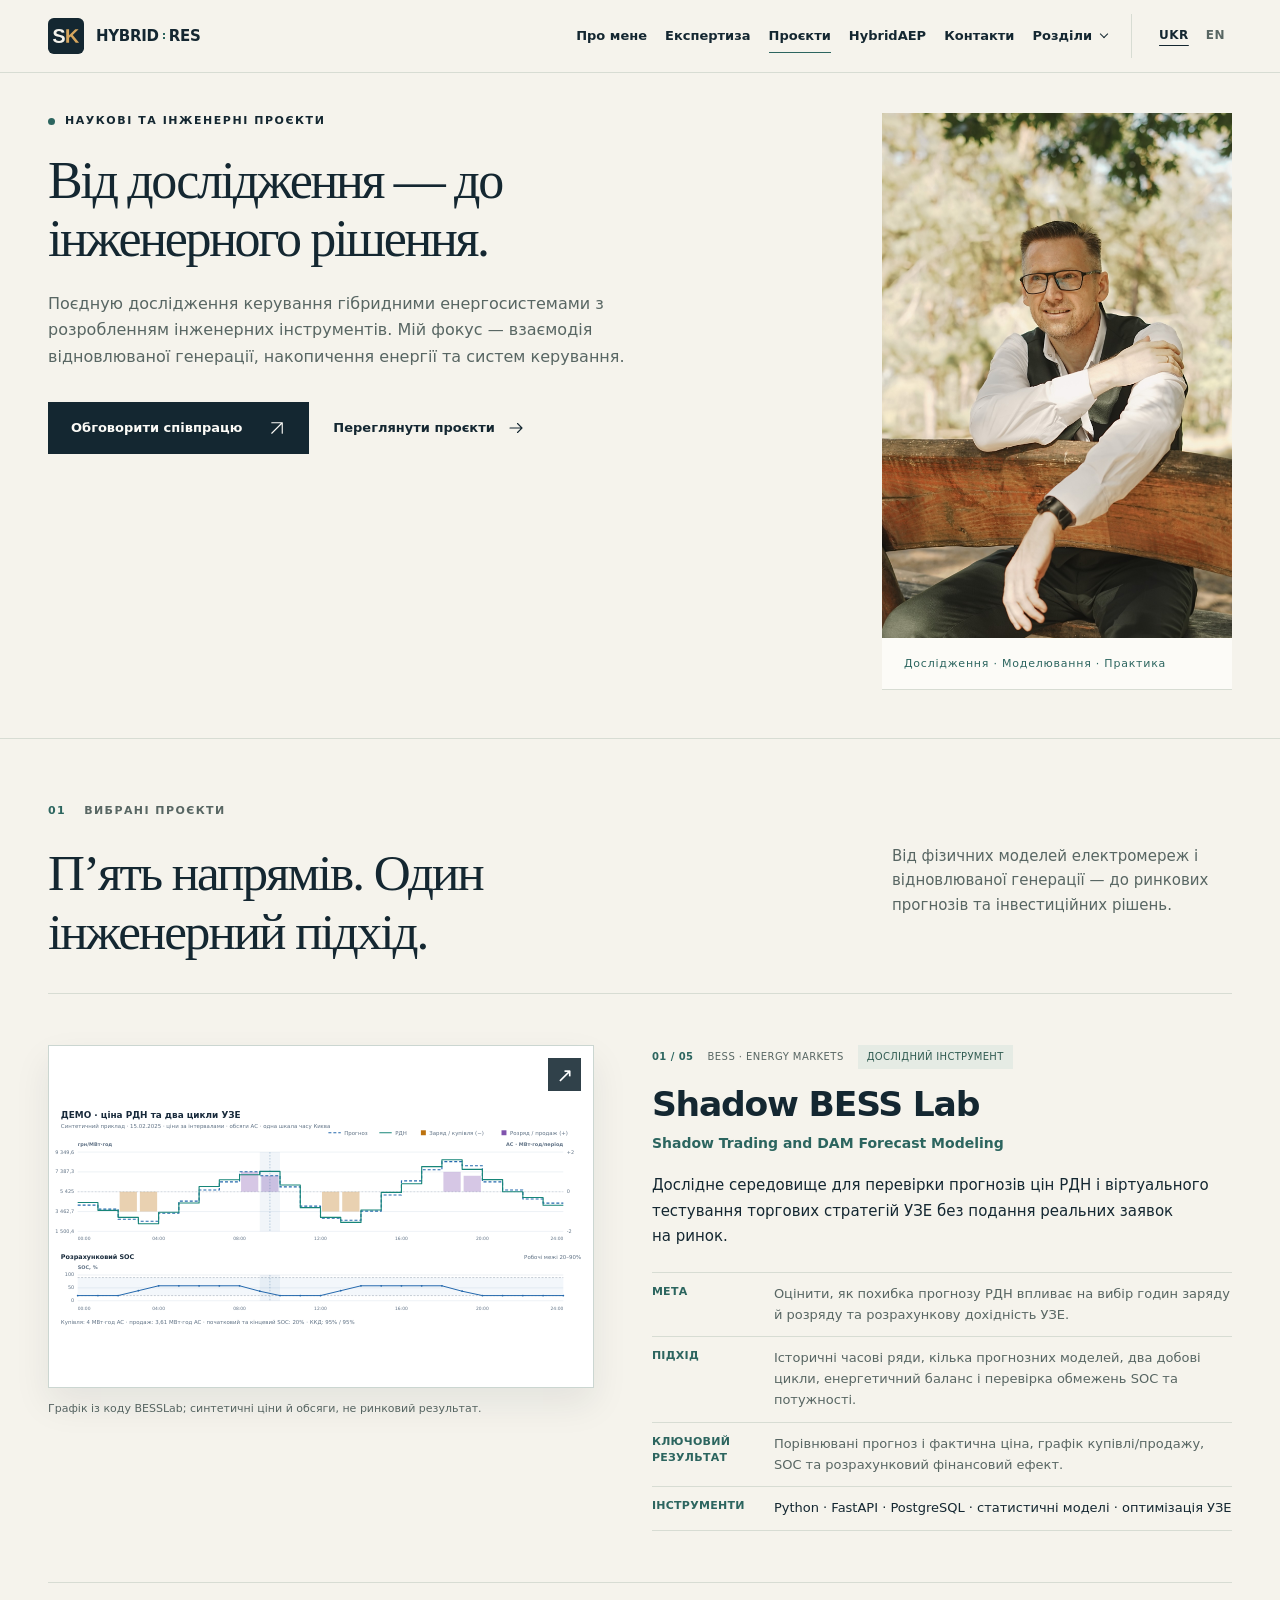
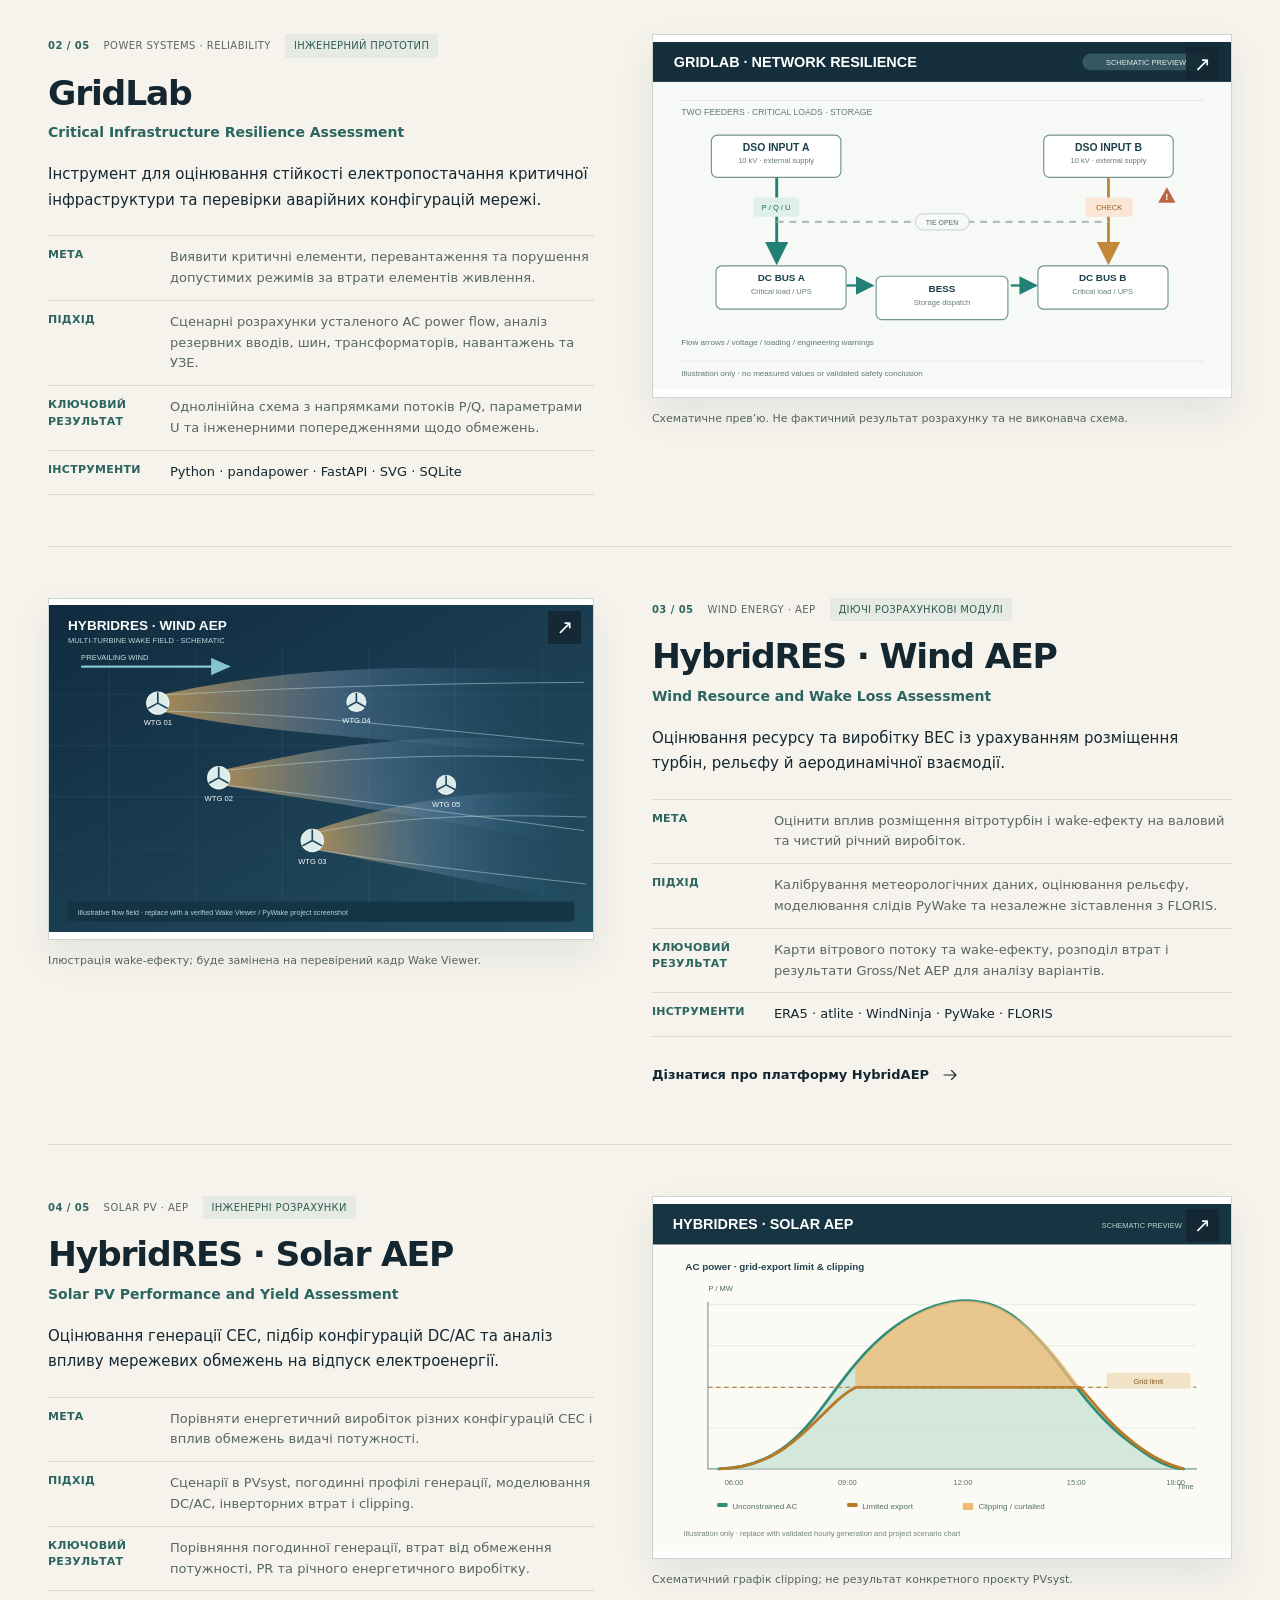
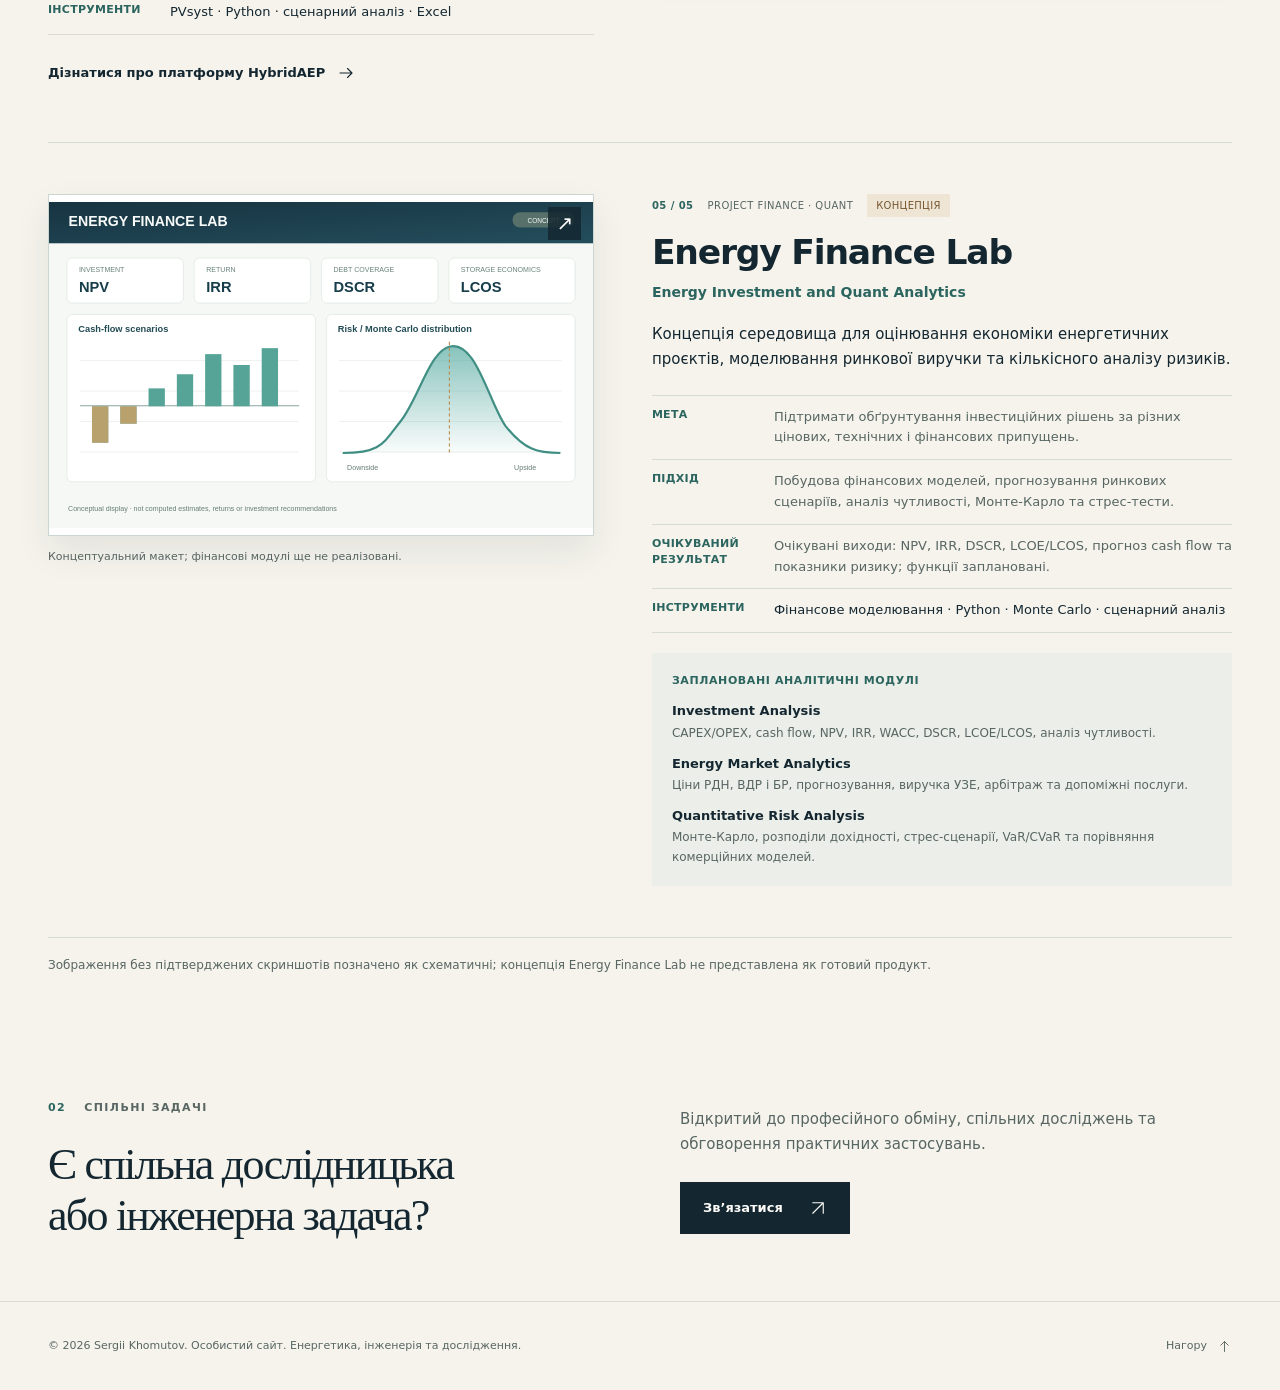
<file: research.html>
<!doctype html>
<html lang="uk" data-title-uk="Дослідження та проєкти — Сергій Хомутов" data-title-en="Research &amp; projects — Sergii Khomutov">
<head>
  <meta charset="utf-8">
  <meta name="viewport" content="width=device-width, initial-scale=1">
  <title>Дослідження та проєкти — Сергій Хомутов</title>
  <meta name="description" content="Інженерні та дослідницькі проєкти Сергія Хомутова: BESS shadow trading, GridLab, Wind/Solar AEP і Energy Finance Lab." data-en="Sergii Khomutov's engineering and research projects: BESS shadow trading, GridLab, Wind/Solar AEP and Energy Finance Lab.">
  <meta name="theme-color" content="#142731">
  <meta name="color-scheme" content="light">
  <meta property="og:type" content="website">
  <meta property="og:locale" content="uk_UA">
  <meta property="og:site_name" content="Sergii Khomutov · HYBRID : RES">
  <meta property="og:title" content="Дослідження та проєкти — Сергій Хомутов" data-en="Research & projects — Sergii Khomutov">
  <meta property="og:description" content="Інженерні та дослідницькі проєкти Сергія Хомутова: BESS shadow trading, GridLab, Wind/Solar AEP і Energy Finance Lab." data-en="Sergii Khomutov's engineering and research projects: BESS shadow trading, GridLab, Wind/Solar AEP and Energy Finance Lab.">
  <meta property="og:url" content="https://hybrid-res.github.io/research.html">
  <meta property="og:image" content="https://hybrid-res.github.io/assets/images/sergii-research.jpg">
  <meta property="og:image:width" content="1365">
  <meta property="og:image:height" content="2048">
  <meta property="og:image:alt" content="Сергій Хомутов" data-en="Sergii Khomutov">
  <meta name="twitter:card" content="summary">
  <link rel="canonical" href="https://hybrid-res.github.io/research.html">
  <link rel="icon" type="image/svg+xml" href="assets/images/favicon.svg?v=20261111.8">
  <link rel="stylesheet" href="assets/css/portfolio.css?v=20261122.1">
  <script src="assets/js/portfolio.js?v=20261111.7" defer></script>
  <script type="application/ld+json">{"@context": "https://schema.org", "@type": "WebPage", "name": "Дослідження та проєкти — Сергій Хомутов", "description": "Інженерні та дослідницькі проєкти Сергія Хомутова: BESS shadow trading, GridLab, Wind/Solar AEP і Energy Finance Lab.", "url": "https://hybrid-res.github.io/research.html", "about": {"@type": "Person", "name": "Sergii Khomutov", "url": "https://hybrid-res.github.io/"}}</script>
</head>
<body id="top" data-page="research">
<svg xmlns="http://www.w3.org/2000/svg" aria-hidden="true" focusable="false" style="position:absolute;width:0;height:0;overflow:hidden">
  <defs>
    <symbol id="i-arrow" viewBox="0 0 24 24"><path d="M5 19 19 5M5 5h14v14" fill="none" stroke="currentColor" stroke-width="1.5" stroke-linecap="round" stroke-linejoin="round"/></symbol>
    <symbol id="i-right" viewBox="0 0 24 24"><path d="M4 12h16m-6-6 6 6-6 6" fill="none" stroke="currentColor" stroke-width="1.5" stroke-linecap="round" stroke-linejoin="round"/></symbol>
    <symbol id="i-left" viewBox="0 0 24 24"><path d="M20 12H4m6-6-6 6 6 6" fill="none" stroke="currentColor" stroke-width="1.5" stroke-linecap="round" stroke-linejoin="round"/></symbol>
    <symbol id="i-up" viewBox="0 0 24 24"><path d="M12 20V4m-6 6 6-6 6 6" fill="none" stroke="currentColor" stroke-width="1.5" stroke-linecap="round" stroke-linejoin="round"/></symbol>
    <symbol id="i-pin" viewBox="0 0 24 24"><path d="M19 10c0 5-7 11-7 11S5 15 5 10a7 7 0 0 1 14 0Z" fill="none" stroke="currentColor" stroke-width="1.5"/><circle cx="12" cy="10" r="2.4" fill="none" stroke="currentColor" stroke-width="1.5"/></symbol>
    <symbol id="i-menu" viewBox="0 0 24 24"><path d="M4 8h16M4 16h16" fill="none" stroke="currentColor" stroke-width="1.5" stroke-linecap="round"/></symbol>
    <symbol id="i-grid" viewBox="0 0 32 32"><path d="M16 4v9m0 6v9M4 16h9m6 0h9M7.5 7.5l6 6m5 5 6 6M7.5 24.5l6-6m5-5 6-6" fill="none" stroke="currentColor" stroke-width="1.5"/><circle cx="16" cy="16" r="4" fill="none" stroke="currentColor" stroke-width="1.5"/><circle cx="16" cy="3" r="2" fill="currentColor"/><circle cx="16" cy="29" r="2" fill="currentColor"/><circle cx="3" cy="16" r="2" fill="currentColor"/><circle cx="29" cy="16" r="2" fill="currentColor"/></symbol>
    <symbol id="i-wind" viewBox="0 0 32 32"><path d="M16 12v17M16 12l-2-10h3l-1 10Zm0 0 10 3-1 3-9-6Zm0 0-8 7-2-2 10-5ZM10 29h12" fill="none" stroke="currentColor" stroke-width="1.4" stroke-linejoin="round"/><circle cx="16" cy="12" r="2" fill="currentColor"/></symbol>
    <symbol id="i-sun" viewBox="0 0 32 32"><circle cx="16" cy="16" r="6" fill="none" stroke="currentColor" stroke-width="1.5"/><path d="M16 2v5m0 18v5M2 16h5m18 0h5M6 6l3.5 3.5m13 13L26 26M6 26l3.5-3.5m13-13L26 6" fill="none" stroke="currentColor" stroke-width="1.5" stroke-linecap="round"/></symbol>
    <symbol id="i-chart" viewBox="0 0 32 32"><path d="M4 4v24h25M9 23v-7m7 7V9m7 14V4" fill="none" stroke="currentColor" stroke-width="1.5" stroke-linecap="round"/></symbol>
    <symbol id="i-terrain" viewBox="0 0 32 32"><path d="m2 25 9-16 7 9 4-6 8 13H2Zm6 4h19M8 15l3 3 3-3" fill="none" stroke="currentColor" stroke-width="1.5" stroke-linejoin="round"/></symbol>
    <symbol id="i-flow" viewBox="0 0 32 32"><path d="M3 9h16c6 0 6-7 1-7M3 16h23c5 0 5-7 1-7M3 23h15c6 0 6 7 1 7" fill="none" stroke="currentColor" stroke-width="1.5" stroke-linecap="round"/></symbol>
    <symbol id="i-layers" viewBox="0 0 32 32"><path d="m16 3 13 7-13 7L3 10l13-7ZM3 17l13 7 13-7M3 24l13 7 13-7" fill="none" stroke="currentColor" stroke-width="1.5" stroke-linejoin="round"/></symbol>
    <symbol id="i-briefcase" viewBox="0 0 24 24"><path d="M8 6V4h8v2M3 7h18v14H3V7Zm0 6c6 3 12 3 18 0M10 12h4v4h-4z" fill="none" stroke="currentColor" stroke-width="1.3" stroke-linejoin="round"/></symbol>
  </defs>
</svg>

  <a class="skip-link" href="#main"><span data-en="Skip to content">Перейти до змісту</span></a>
  <header class="site-header">
    <div class="container header-inner">
      <a class="brand" href="index.html" data-language-link aria-label="Сергій Хомутов · HYBRID : RES — головна" data-label-en="Sergii Khomutov · HYBRID : RES — home">
        <img class="brand-mark" src="assets/images/favicon.svg?v=20261111.8" width="36" height="36" alt="">
        <span class="brand-word" aria-hidden="true"><span>HYBRID</span><span class="brand-colon"></span><span>RES</span></span>
      </a>
      <nav class="site-nav" id="site-navigation" aria-label="Основна навігація" data-label-en="Main navigation">
        <a href="index.html" data-language-link data-primary-link><span data-en="About">Про мене</span></a>
        <a href="index.html#expertise" data-language-link data-primary-link><span data-en="Expertise">Експертиза</span></a>
        <a href="research.html" data-language-link data-primary-link aria-current="page"><span data-en="Projects">Проєкти</span></a>
        <a href="hybridaep.html" data-language-link data-primary-link>HybridAEP</a>
        <a href="contact.html" data-language-link data-primary-link><span data-en="Contact">Контакти</span></a>
        <details class="section-menu">
          <summary><span data-en="Sections">Розділи</span></summary>
          <div class="section-menu-panel">
            <p data-en="On this page" class="section-menu-caption">На цій сторінці</p>
            <a href="#research-overview" data-section-link><span data-en="Overview">Огляд</span></a>
<a href="#research-directions" data-section-link><span data-en="Projects">Проєкти</span></a>
            <a href="#shadow-bess" data-section-link>Shadow BESS Lab</a>
            <a href="#gridlab" data-section-link>GridLab</a>
            <a href="#wind-aep" data-section-link>Wind AEP</a>
            <a href="#solar-aep" data-section-link>Solar AEP</a>
            <a href="#energy-finance" data-section-link>Energy Finance Lab</a>
<a href="#research-contact" data-section-link><span data-en="Collaboration">Співпраця</span></a>
          </div>
        </details>
      </nav>
      <div class="header-actions">
        <div class="language-switch" role="group" aria-label="Мова сторінки" data-label-en="Page language">
          <button type="button" data-language="uk" aria-pressed="true" aria-label="Українською" lang="uk">UKR</button>
          <button type="button" data-language="en" aria-pressed="false" aria-label="In English" lang="en">EN</button>
        </div>
        <button class="menu-toggle" type="button" aria-expanded="false" aria-controls="site-navigation" aria-label="Відкрити меню"><svg class="" aria-hidden="true" focusable="false"><use href="#i-menu"></use></svg></button>
      </div>
    </div>
  </header>

  <main id="main">
    <section class="editorial-hero research-hero" aria-labelledby="research-title">
      <div class="container editorial-grid" id="research-overview">
        <div class="editorial-copy">
          <div class="eyebrow"><span class="dot" aria-hidden="true"></span><span data-en="Research &amp; engineering projects">Наукові та інженерні проєкти</span></div>
          <h1 data-en="From research to engineering solutions." id="research-title" class="editorial-title">Від дослідження — до інженерного рішення.</h1>
          <p data-en="I combine research into hybrid energy-system control with the development of engineering tools. My focus is the interaction between renewable generation, energy storage and control systems." class="editorial-description">Поєдную дослідження керування гібридними енергосистемами з розробленням інженерних інструментів. Мій фокус — взаємодія відновлюваної генерації, накопичення енергії та систем керування.</p>
          <div class="hero-actions">
            <a class="button" href="contact.html" data-language-link><span data-en="Discuss collaboration">Обговорити співпрацю</span><svg class="" aria-hidden="true" focusable="false"><use href="#i-arrow"></use></svg></a>
            <a class="text-link" href="#research-directions"><span data-en="View projects">Переглянути проєкти</span><svg class="" aria-hidden="true" focusable="false"><use href="#i-right"></use></svg></a>
          </div>
        </div>
        <figure class="editorial-portrait">
          <img src="assets/images/sergii-research.jpg" width="1365" height="2048" fetchpriority="high" decoding="async" alt="Сергій Хомутов сидить на лавочці в парку" data-alt-en="Sergii Khomutov seated on a park bench">
          <figcaption><span data-en="Research · Modelling · Practice">Дослідження · Моделювання · Практика</span></figcaption>
        </figure>
      </div>
    </section>

    <section class="section research-section showcase-section" aria-labelledby="research-directions-title">
      <div class="container" id="research-directions">
        <div class="section-label"><span class="number">01</span><span data-en="Selected projects">Вибрані проєкти</span></div>
        <div class="section-intro">
          <h2 id="research-directions-title" class="section-heading"><span data-en="Five projects. One engineering approach.">П’ять напрямів. Один інженерний підхід.</span></h2>
          <p><span data-en="From physical energy-system modelling and renewable generation to market forecasts and investment decisions.">Від фізичних моделей електромереж і відновлюваної генерації — до ринкових прогнозів та інвестиційних рішень.</span></p>
        </div>
        <div class="showcase-list">
        <article class="showcase-article" id="shadow-bess" aria-labelledby="shadow-bess-title">
          <figure class="showcase-figure">
            <a class="showcase-image-link" href="assets/images/projects/shadow-bess.svg" target="_blank" rel="noopener" aria-label="Відкрити ілюстрацію Shadow BESS Lab у новій вкладці" data-label-en="Open the Shadow BESS Lab illustration in a new tab">
              <img src="assets/images/projects/shadow-bess.svg" width="1100" height="446" loading="lazy" decoding="async" alt="Графік демонстраційних цін РДН, прогнозу та двох циклів УЗЕ, створений у BESSLab." data-alt-en="BESSLab-generated demonstration chart of DAM price forecasts and two battery cycles.">
              <span class="showcase-zoom" aria-hidden="true">↗</span>
            </a>
            <figcaption><span data-en="Chart generated by BESSLab code; synthetic prices and volumes, not market results.">Графік із коду BESSLab; синтетичні ціни й обсяги, не ринковий результат.</span></figcaption>
          </figure>
          <div class="showcase-copy">
            <div class="showcase-topline"><span class="showcase-count">01 / 05</span><span class="showcase-category"><span data-en="BESS · Energy markets">BESS · Energy markets</span></span><span class="showcase-status"><span data-en="Research tool">Дослідний інструмент</span></span></div>
            <h3 class="showcase-title" id="shadow-bess-title">Shadow BESS Lab</h3>
            <p class="showcase-subtitle">Shadow Trading and DAM Forecast Modeling</p>
            <p class="showcase-description"><span data-en="A research environment for testing day-ahead price forecasts and BESS shadow-trading strategies without submitting actual market bids.">Дослідне середовище для перевірки прогнозів цін РДН і віртуального тестування торгових стратегій УЗЕ без подання реальних заявок на ринок.</span></p>
            <dl class="showcase-logic">
              <div class="showcase-logic-item"><dt><span data-en="Objective">Мета</span></dt><dd><span data-en="Assess how DAM forecast error affects BESS charge/discharge timing and simulated revenue.">Оцінити, як похибка прогнозу РДН впливає на вибір годин заряду й розряду та розрахункову дохідність УЗЕ.</span></dd></div>
              <div class="showcase-logic-item"><dt><span data-en="Approach">Підхід</span></dt><dd><span data-en="Historical price series, multiple forecasting models, two daily cycles, an energy balance, and SOC and power constraints.">Історичні часові ряди, кілька прогнозних моделей, два добові цикли, енергетичний баланс і перевірка обмежень SOC та потужності.</span></dd></div>
              <div class="showcase-logic-item"><dt><span data-en="Key outcome">Ключовий результат</span></dt><dd><span data-en="Comparable forecast and published prices, a charge/discharge schedule, SOC and simulated financial impact.">Порівнювані прогноз і фактична ціна, графік купівлі/продажу, SOC та розрахунковий фінансовий ефект.</span></dd></div>
              <div class="showcase-logic-item showcase-tools"><dt><span data-en="Tools">Інструменти</span></dt><dd><span data-en="Python · FastAPI · PostgreSQL · statistical models · BESS optimisation">Python · FastAPI · PostgreSQL · статистичні моделі · оптимізація УЗЕ</span></dd></div>
            </dl>
            
            
          </div>
        </article>
        <article class="showcase-article" id="gridlab" aria-labelledby="gridlab-title">
          <figure class="showcase-figure">
            <a class="showcase-image-link" href="assets/images/projects/gridlab.svg" target="_blank" rel="noopener" aria-label="Відкрити ілюстрацію GridLab у новій вкладці" data-label-en="Open the GridLab illustration in a new tab">
              <img src="assets/images/projects/gridlab.svg" width="1000" height="600" loading="lazy" decoding="async" alt="Схематична однолінійна мережа з двома вводами, УЗЕ, потоками енергії та попередженням." data-alt-en="Illustrative one-line network with two feeders, BESS, power-flow arrows and an engineering warning.">
              <span class="showcase-zoom" aria-hidden="true">↗</span>
            </a>
            <figcaption><span data-en="Schematic preview; not an actual calculation result or as-built design.">Схематичне прев’ю. Не фактичний результат розрахунку та не виконавча схема.</span></figcaption>
          </figure>
          <div class="showcase-copy">
            <div class="showcase-topline"><span class="showcase-count">02 / 05</span><span class="showcase-category"><span data-en="Power systems · Reliability">Power systems · Reliability</span></span><span class="showcase-status"><span data-en="Engineering prototype">Інженерний прототип</span></span></div>
            <h3 class="showcase-title" id="gridlab-title">GridLab</h3>
            <p class="showcase-subtitle">Critical Infrastructure Resilience Assessment</p>
            <p class="showcase-description"><span data-en="A tool for assessing the resilience of critical-infrastructure power supplies and evaluating contingency configurations.">Інструмент для оцінювання стійкості електропостачання критичної інфраструктури та перевірки аварійних конфігурацій мережі.</span></p>
            <dl class="showcase-logic">
              <div class="showcase-logic-item"><dt><span data-en="Objective">Мета</span></dt><dd><span data-en="Identify critical components, overloads and operating-limit violations under supply-component outages.">Виявити критичні елементи, перевантаження та порушення допустимих режимів за втрати елементів живлення.</span></dd></div>
              <div class="showcase-logic-item"><dt><span data-en="Approach">Підхід</span></dt><dd><span data-en="Scenario-based steady-state AC power flow for redundant feeders, buses, transformers, loads and BESS.">Сценарні розрахунки усталеного AC power flow, аналіз резервних вводів, шин, трансформаторів, навантажень та УЗЕ.</span></dd></div>
              <div class="showcase-logic-item"><dt><span data-en="Key outcome">Ключовий результат</span></dt><dd><span data-en="One-line diagrams showing P/Q flow direction, voltage information and engineering limit warnings.">Однолінійна схема з напрямками потоків P/Q, параметрами U та інженерними попередженнями щодо обмежень.</span></dd></div>
              <div class="showcase-logic-item showcase-tools"><dt><span data-en="Tools">Інструменти</span></dt><dd><span data-en="Python · pandapower · FastAPI · SVG · SQLite">Python · pandapower · FastAPI · SVG · SQLite</span></dd></div>
            </dl>
            
            
          </div>
        </article>
        <article class="showcase-article" id="wind-aep" aria-labelledby="wind-aep-title">
          <figure class="showcase-figure">
            <a class="showcase-image-link" href="assets/images/projects/wind-aep.svg" target="_blank" rel="noopener" aria-label="Відкрити ілюстрацію HybridRES · Wind AEP у новій вкладці" data-label-en="Open the HybridRES · Wind AEP illustration in a new tab">
              <img src="assets/images/projects/wind-aep.svg" width="1000" height="600" loading="lazy" decoding="async" alt="Схематична карта wake-ефекту від кількох вітротурбін." data-alt-en="Conceptual map of wake effects from several wind turbines.">
              <span class="showcase-zoom" aria-hidden="true">↗</span>
            </a>
            <figcaption><span data-en="Wake-effect illustration; to be replaced with a verified Wake Viewer capture.">Ілюстрація wake-ефекту; буде замінена на перевірений кадр Wake Viewer.</span></figcaption>
          </figure>
          <div class="showcase-copy">
            <div class="showcase-topline"><span class="showcase-count">03 / 05</span><span class="showcase-category"><span data-en="Wind energy · AEP">Wind energy · AEP</span></span><span class="showcase-status"><span data-en="Working calculation modules">Діючі розрахункові модулі</span></span></div>
            <h3 class="showcase-title" id="wind-aep-title">HybridRES · Wind AEP</h3>
            <p class="showcase-subtitle">Wind Resource and Wake Loss Assessment</p>
            <p class="showcase-description"><span data-en="Wind-resource and energy-yield assessment accounting for turbine layout, terrain and aerodynamic interactions.">Оцінювання ресурсу та виробітку ВЕС із урахуванням розміщення турбін, рельєфу й аеродинамічної взаємодії.</span></p>
            <dl class="showcase-logic">
              <div class="showcase-logic-item"><dt><span data-en="Objective">Мета</span></dt><dd><span data-en="Quantify how turbine placement and wake effects influence gross and net annual energy production.">Оцінити вплив розміщення вітротурбін і wake-ефекту на валовий та чистий річний виробіток.</span></dd></div>
              <div class="showcase-logic-item"><dt><span data-en="Approach">Підхід</span></dt><dd><span data-en="Meteorological data calibration, terrain-flow assessment, PyWake modelling and independent FLORIS comparison.">Калібрування метеорологічних даних, оцінювання рельєфу, моделювання слідів PyWake та незалежне зіставлення з FLORIS.</span></dd></div>
              <div class="showcase-logic-item"><dt><span data-en="Key outcome">Ключовий результат</span></dt><dd><span data-en="Wind-flow and wake visualisations, loss breakdowns and gross/net AEP outputs for scenario comparison.">Карти вітрового потоку та wake-ефекту, розподіл втрат і результати Gross/Net AEP для аналізу варіантів.</span></dd></div>
              <div class="showcase-logic-item showcase-tools"><dt><span data-en="Tools">Інструменти</span></dt><dd><span data-en="ERA5 · atlite · WindNinja · PyWake · FLORIS">ERA5 · atlite · WindNinja · PyWake · FLORIS</span></dd></div>
            </dl>
            
            <a class="showcase-more text-link" href="hybridaep.html" data-language-link><span data-en="Explore the HybridAEP platform">Дізнатися про платформу HybridAEP</span><svg aria-hidden="true" focusable="false"><use href="#i-right"></use></svg></a>
          </div>
        </article>
        <article class="showcase-article" id="solar-aep" aria-labelledby="solar-aep-title">
          <figure class="showcase-figure">
            <a class="showcase-image-link" href="assets/images/projects/solar-aep.svg" target="_blank" rel="noopener" aria-label="Відкрити ілюстрацію HybridRES · Solar AEP у новій вкладці" data-label-en="Open the HybridRES · Solar AEP illustration in a new tab">
              <img src="assets/images/projects/solar-aep.svg" width="1000" height="600" loading="lazy" decoding="async" alt="Схематичний графік генерації СЕС із обмеженням потужності та clipping." data-alt-en="Illustrative PV generation chart showing a grid-export limit and clipping.">
              <span class="showcase-zoom" aria-hidden="true">↗</span>
            </a>
            <figcaption><span data-en="Illustrative clipping chart; not the result of a specific PVsyst project.">Схематичний графік clipping; не результат конкретного проєкту PVsyst.</span></figcaption>
          </figure>
          <div class="showcase-copy">
            <div class="showcase-topline"><span class="showcase-count">04 / 05</span><span class="showcase-category"><span data-en="Solar PV · AEP">Solar PV · AEP</span></span><span class="showcase-status"><span data-en="Engineering workflow">Інженерні розрахунки</span></span></div>
            <h3 class="showcase-title" id="solar-aep-title">HybridRES · Solar AEP</h3>
            <p class="showcase-subtitle">Solar PV Performance and Yield Assessment</p>
            <p class="showcase-description"><span data-en="PV yield assessment, DC/AC configuration comparisons and analysis of grid-export restrictions.">Оцінювання генерації СЕС, підбір конфігурацій DC/AC та аналіз впливу мережевих обмежень на відпуск електроенергії.</span></p>
            <dl class="showcase-logic">
              <div class="showcase-logic-item"><dt><span data-en="Objective">Мета</span></dt><dd><span data-en="Compare PV energy yields across configurations and quantify the effect of export limits.">Порівняти енергетичний виробіток різних конфігурацій СЕС і вплив обмежень видачі потужності.</span></dd></div>
              <div class="showcase-logic-item"><dt><span data-en="Approach">Підхід</span></dt><dd><span data-en="PVsyst scenarios, hourly generation profiles, DC/AC modelling, inverter losses and clipping analysis.">Сценарії в PVsyst, погодинні профілі генерації, моделювання DC/AC, інверторних втрат і clipping.</span></dd></div>
              <div class="showcase-logic-item"><dt><span data-en="Key outcome">Ключовий результат</span></dt><dd><span data-en="Comparable hourly generation, export-related losses, performance ratio and annual energy yield.">Порівняння погодинної генерації, втрат від обмеження потужності, PR та річного енергетичного виробітку.</span></dd></div>
              <div class="showcase-logic-item showcase-tools"><dt><span data-en="Tools">Інструменти</span></dt><dd><span data-en="PVsyst · Python · scenario analysis · Excel">PVsyst · Python · сценарний аналіз · Excel</span></dd></div>
            </dl>
            
            <a class="showcase-more text-link" href="hybridaep.html" data-language-link><span data-en="Explore the HybridAEP platform">Дізнатися про платформу HybridAEP</span><svg aria-hidden="true" focusable="false"><use href="#i-right"></use></svg></a>
          </div>
        </article>
        <article class="showcase-article" id="energy-finance" aria-labelledby="energy-finance-title">
          <figure class="showcase-figure">
            <a class="showcase-image-link" href="assets/images/projects/energy-finance.svg" target="_blank" rel="noopener" aria-label="Відкрити ілюстрацію Energy Finance Lab у новій вкладці" data-label-en="Open the Energy Finance Lab illustration in a new tab">
              <img src="assets/images/projects/energy-finance.svg" width="1000" height="600" loading="lazy" decoding="async" alt="Концептуальний аналітичний дашборд із cash flow, NPV та розподілом ризиків." data-alt-en="Conceptual financial dashboard with cash flow, NPV and a risk distribution.">
              <span class="showcase-zoom" aria-hidden="true">↗</span>
            </a>
            <figcaption><span data-en="Concept visual; financial modules are not yet implemented.">Концептуальний макет; фінансові модулі ще не реалізовані.</span></figcaption>
          </figure>
          <div class="showcase-copy">
            <div class="showcase-topline"><span class="showcase-count">05 / 05</span><span class="showcase-category"><span data-en="Project finance · Quant">Project finance · Quant</span></span><span class="showcase-status is-concept"><span data-en="Concept">Концепція</span></span></div>
            <h3 class="showcase-title" id="energy-finance-title">Energy Finance Lab</h3>
            <p class="showcase-subtitle">Energy Investment and Quant Analytics</p>
            <p class="showcase-description"><span data-en="A proposed framework for energy-project economics, market-revenue modelling and quantitative risk assessment.">Концепція середовища для оцінювання економіки енергетичних проєктів, моделювання ринкової виручки та кількісного аналізу ризиків.</span></p>
            <dl class="showcase-logic">
              <div class="showcase-logic-item"><dt><span data-en="Objective">Мета</span></dt><dd><span data-en="Support investment decisions under alternative market, technical and financial assumptions.">Підтримати обґрунтування інвестиційних рішень за різних цінових, технічних і фінансових припущень.</span></dd></div>
              <div class="showcase-logic-item"><dt><span data-en="Approach">Підхід</span></dt><dd><span data-en="Financial modelling, market scenarios, sensitivity analysis, Monte Carlo simulation and stress testing.">Побудова фінансових моделей, прогнозування ринкових сценаріїв, аналіз чутливості, Монте-Карло та стрес-тести.</span></dd></div>
              <div class="showcase-logic-item"><dt><span data-en="Expected outcome">Очікуваний результат</span></dt><dd><span data-en="Planned outputs: NPV, IRR, DSCR, LCOE/LCOS, cash-flow forecasts and risk measures; not yet implemented.">Очікувані виходи: NPV, IRR, DSCR, LCOE/LCOS, прогноз cash flow та показники ризику; функції заплановані.</span></dd></div>
              <div class="showcase-logic-item showcase-tools"><dt><span data-en="Tools">Інструменти</span></dt><dd><span data-en="Financial modelling · Python · Monte Carlo · scenario analysis">Фінансове моделювання · Python · Monte Carlo · сценарний аналіз</span></dd></div>
            </dl>
            <div class="showcase-finance"><h4><span data-en="Planned analytical modules">Заплановані аналітичні модулі</span></h4><ul><li><strong>Investment Analysis</strong><small><span data-en="CAPEX/OPEX, cash flow, NPV, IRR, WACC, DSCR, LCOE/LCOS, sensitivity analysis.">CAPEX/OPEX, cash flow, NPV, IRR, WACC, DSCR, LCOE/LCOS, аналіз чутливості.</span></small></li><li><strong>Energy Market Analytics</strong><small><span data-en="DAM, intraday and balancing prices, forecasts, BESS revenue, arbitrage and ancillary services.">Ціни РДН, ВДР і БР, прогнозування, виручка УЗЕ, арбітраж та допоміжні послуги.</span></small></li><li><strong>Quantitative Risk Analysis</strong><small><span data-en="Monte Carlo, return distributions, stress scenarios, VaR/CVaR and commercial-model comparisons.">Монте-Карло, розподіли дохідності, стрес-сценарії, VaR/CVaR та порівняння комерційних моделей.</span></small></li></ul></div>
            
          </div>
        </article>
        </div>
        <p class="showcase-integrity-note"><span data-en="Unverified screenshots are identified as schematic illustrations; Energy Finance Lab is not presented as a finished product.">Зображення без підтверджених скриншотів позначено як схематичні; концепція Energy Finance Lab не представлена як готовий продукт.</span></p>
      </div>
    </section>

    <section class="project-contact" aria-labelledby="research-contact-title">
      <div class="container project-contact-inner" id="research-contact">
        <div>
          <div class="section-label"><span class="number">02</span><span data-en="Working together">Спільні задачі</span></div>
          <h2 data-en="Working on a related research or engineering challenge?" id="research-contact-title" class="section-heading">Є спільна дослідницька або інженерна задача?</h2>
        </div>
        <div>
          <p data-en="I’m open to exchanging ideas, collaborating on research and exploring practical applications.">Відкритий до професійного обміну, спільних досліджень та обговорення практичних застосувань.</p>
          <a class="button" href="contact.html" data-language-link><span data-en="Get in touch">Зв’язатися</span><svg class="" aria-hidden="true" focusable="false"><use href="#i-arrow"></use></svg></a>
        </div>
      </div>
    </section>
  </main>

  <footer class="site-footer">
    <div class="container footer-inner">
      <p>© <span data-year>2026</span> Sergii Khomutov. <span data-en="Personal website. Energy, engineering &amp; research.">Особистий сайт. Енергетика, інженерія та дослідження.</span></p>
      <a href="#top"><span data-en="Back to top">Нагору</span><svg class="" aria-hidden="true" focusable="false"><use href="#i-up"></use></svg></a>
    </div>
  </footer>
</body>
</html>
</file>
<file: assets/css/portfolio.css>
/* Original personal-site design. No framework or remote assets required. */
:root {
  --paper: #f5f3ec;
  --paper-bright: #fcfbf7;
  --ink: #142731;
  --muted: #586663;
  --line: #d7dcd3;
  --sage: #dce3d9;
  --teal: #2c655f;
  --amber: #d6a65e;
  --dark-muted: #bdccc7;
  --sans: "Segoe UI", -apple-system, BlinkMacSystemFont, system-ui, sans-serif;
  --serif: "Iowan Old Style", "Palatino Linotype", "Book Antiqua", Georgia, serif;
  --container: 1184px;
  --header-height: 73px;
}
*, *::before, *::after { box-sizing: border-box; }
html { scroll-behavior: smooth; }
/* Apply clearance to content anchors only, so focusing the sticky menu does not scroll the page. */
main, main [id] { scroll-margin-top: calc(var(--header-height) + 20px); }
body { margin: 0; background: var(--paper); color: var(--ink); font-family: var(--sans); font-size: 17px; line-height: 1.65; -webkit-font-smoothing: antialiased; }
body, button, a { -webkit-tap-highlight-color: transparent; }
button, input, select, textarea { font: inherit; }
button, a, summary { touch-action: manipulation; }
button { cursor: pointer; }
a { color: inherit; text-decoration: none; }
img, svg { display: block; max-width: 100%; }
button, a { outline-offset: 5px; }
:focus-visible { outline: 3px solid var(--teal); }
.dark :focus-visible { outline-color: var(--amber); }
::selection { color: var(--ink); background: #d9c29c; }
h1, h2, h3, p, ul, ol, figure { margin: 0; }
h1, h2, h3 { text-wrap: balance; }
p { text-wrap: pretty; }
ul, ol { padding: 0; list-style: none; }
[hidden] { display: none !important; }
.container { width: min(var(--container), calc(100% - 96px)); margin-inline: auto; }
.sr-only { position: absolute; width: 1px; height: 1px; padding: 0; margin: -1px; overflow: hidden; clip: rect(0, 0, 0, 0); white-space: nowrap; border: 0; }
.skip-link { position: fixed; z-index: 100; top: 12px; left: 16px; padding: 10px 18px; background: var(--ink); color: white; transform: translateY(-180%); }
.skip-link:focus { transform: translateY(0); }
.site-header { position: sticky; z-index: 20; top: 0; border-bottom: 1px solid var(--line); background: var(--paper); }
.header-inner { min-height: 72px; display: flex; align-items: center; gap: 24px; }
.brand { display: inline-flex; align-items: center; gap: 12px; flex-shrink: 0; }
.brand-mark { height: 36px; width: 36px; flex-shrink: 0; }
.brand-word { display: inline-flex; align-items: center; gap: .22em; font-size: 15px; font-weight: 700; letter-spacing: -.02em; line-height: 1.1; white-space: nowrap; }
.brand-colon { display: grid; flex: 0 0 .16em; width: .16em; gap: .14em; margin-inline: .04em; }
.brand-colon::before, .brand-colon::after { content: ""; width: .16em; height: .16em; background: var(--teal); }
.site-nav { margin-left: auto; display: flex; gap: 18px; align-items: center; }
.site-nav a { font-size: 13px; font-weight: 600; padding-block: 12px; position: relative; white-space: nowrap; }
.site-nav a::after { position: absolute; content: ""; left: 0; right: 100%; bottom: 6px; border-bottom: 1px solid var(--teal); transition: right .2s; }
.site-nav a:hover::after, .site-nav a[aria-current]::after { right: 0; }
.section-menu { position: relative; flex-shrink: 0; }
.section-menu summary { display: flex; align-items: center; gap: 9px; min-height: 44px; padding-block: 10px; font-size: 13px; font-weight: 600; cursor: pointer; list-style: none; }
.section-menu summary::-webkit-details-marker { display: none; }
.section-menu summary::after { content: ""; width: 6px; height: 6px; border-right: 1px solid currentColor; border-bottom: 1px solid currentColor; transform: translateY(-2px) rotate(45deg); }
.section-menu[open] summary::after { transform: translateY(2px) rotate(225deg); }
.section-menu-panel { position: absolute; z-index: 30; right: 0; top: calc(100% + 12px); width: 280px; padding: 12px; border: 1px solid var(--line); background: var(--paper-bright); box-shadow: 0 12px 32px rgba(20,39,49,.12); max-height: calc(100dvh - var(--header-height) - 28px); overflow-y: auto; overscroll-behavior: contain; }
.section-menu-caption { padding: 5px 12px 10px; font-size: 10px; font-weight: 600; letter-spacing: .1em; text-transform: uppercase; color: var(--muted); }
.section-menu-panel a { display: block; min-height: 44px; padding: 11px 12px; font-size: 13px; font-weight: 500; white-space: normal; }
.section-menu-panel a::after { content: none; }
.section-menu-panel a:hover, .section-menu-panel a[aria-current="location"] { background: var(--sage); color: var(--teal); }
.header-actions { display: flex; align-items: center; gap: 18px; margin-left: auto; }
.site-nav + .header-actions { margin-left: 0; }
.language-switch { display: none; align-items: center; gap: 3px; border-left: 1px solid var(--line); padding-left: 20px; }
.js .language-switch { display: flex; }
.language-switch button { padding: 8px 7px; min-height: 44px; border: 0; color: var(--muted); background: transparent; font-size: 12px; font-weight: 600; letter-spacing: .04em; }
.language-switch button[aria-pressed="true"] { color: var(--ink); text-decoration: underline; text-underline-offset: 6px; }
.menu-toggle { display: none; width: 44px; height: 44px; border: 1px solid var(--line); background: transparent; align-items: center; justify-content: center; }
.menu-toggle svg { width: 22px; height: 22px; }
.eyebrow { display: flex; align-items: center; gap: 10px; font-size: 11px; font-weight: 650; letter-spacing: .14em; line-height: 1.5; text-transform: uppercase; }
.eyebrow .dot { flex: 0 0 auto; width: 7px; height: 7px; border-radius: 50%; background: var(--teal); }
.hero { padding: 40px 0 44px; position: relative; }
.hero-grid { display: grid; grid-template-columns: minmax(0, 1.2fr) minmax(0, .85fr); gap: 56px; align-items: center; }
.hero-copy { padding: 8px 0; }
.hero h1 { font-family: var(--serif); font-size: clamp(68px, 6.7vw, 96px); font-weight: 400; letter-spacing: -.055em; line-height: .99; margin: 24px 0 22px; }
.hero h1 span { display: block; }
.hero h1 .surname { color: var(--teal); }
.hero-title { font-size: 22px; line-height: 1.45; font-weight: 500; max-width: 460px; }
.hero-description { color: var(--muted); margin-top: 18px; max-width: 470px; font-size: 16px; line-height: 1.75; }
.hero-actions { margin-top: 32px; display: flex; flex-wrap: wrap; gap: 18px 24px; align-items: center; }
.button { display: inline-flex; align-items: center; justify-content: center; gap: 26px; min-height: 52px; padding: 13px 22px; border: 1px solid var(--ink); background: var(--ink); color: var(--paper-bright); font-size: 13px; font-weight: 600; line-height: 1.5; transition: background .2s, transform .2s; }
.button:hover { background: var(--teal); transform: translateY(-2px); }
.button svg, .text-link svg { width: 18px; height: 18px; flex-shrink: 0; }
.button-light { background: var(--paper); color: var(--ink); border-color: var(--paper); }
.button-light:hover { background: var(--sage); }
.button-outline { background: transparent; color: var(--ink); border-color: var(--line); }
.button-outline:hover { background: var(--sage); }
.text-link { display: inline-flex; gap: 12px; align-items: center; padding-block: 8px; font-size: 13px; line-height: 1.5; font-weight: 600; }
.text-link:hover { text-decoration: underline; text-underline-offset: 5px; }
.hero-location { margin-top: 34px; display: flex; align-items: center; gap: 8px; color: var(--muted); font-size: 12px; }
.hero-location svg { width: 15px; height: 15px; }
.portrait-card { width: min(100%, clamp(240px, calc((100svh - var(--header-height) - 164px) * .6665), 360px)); min-width: 0; justify-self: end; background: var(--sage); }
.portrait-caption { position: static; padding: 18px 22px; color: var(--paper); background: var(--ink); display: flex; align-items: center; justify-content: space-between; gap: 20px; }
.portrait-caption strong { display: block; font-weight: 500; font-size: 16px; }
.portrait-caption small { display: block; color: var(--dark-muted); font-size: 11px; margin-top: 3px; }
.portrait-caption .portrait-emblem { width: 40px; height: 40px; border: 1px solid #526766; border-radius: 50%; display: grid; place-items: center; color: var(--amber); }
.portrait-emblem svg { width: 21px; height: 21px; }
.profile-portrait { position: static; display: block; width: 100%; height: auto; object-fit: contain; }
.profile-hero .hero-grid { grid-template-columns: minmax(0, 1fr) minmax(0, 280px); gap: 56px; }
.profile-hero h1 { font-size: clamp(46px, 4.8vw, 64px); line-height: 1.08; margin-block: 20px; }
.profile-hero h1 span { display: inline-block; }
.profile-hero .hero-title { max-width: 680px; }
.profile-hero .hero-description { max-width: 700px; line-height: 1.7; }
.profile-hero .hero-actions { margin-top: 24px; }
.profile-hero .hero-location { margin-top: 22px; }
.profile-hero .portrait-card { width: 100%; }
.profile-hero .portrait-caption { padding: 15px 18px; }
.profile-hero .portrait-caption strong { font-size: 14px; }
.profile-hero .portrait-caption small { font-size: 10px; }
.profile-hero .portrait-emblem { display: none; }
.section { padding-block: 64px; }
.section-label { font-size: 11px; line-height: 1.5; letter-spacing: .13em; text-transform: uppercase; font-weight: 650; color: var(--muted); display: flex; gap: 18px; align-items: center; margin-bottom: 24px; }
.section-label .number { color: var(--teal); font-variant-numeric: tabular-nums; }
.section-heading { font-family: var(--serif); font-weight: 400; letter-spacing: -.04em; font-size: clamp(38px, 4vw, 54px); line-height: 1.15; }
.credentials { margin-top: 36px; }
.credentials-heading { margin-bottom: 18px; }
.credentials-heading h2 { font: inherit; letter-spacing: inherit; }
.credential-grid { display: grid; grid-template-columns: repeat(2, minmax(0, 1fr)); gap: 20px; align-items: stretch; }
.credential-card { min-width: 0; padding: 24px; border: 1px solid var(--line); background: var(--paper-bright); }
.credential-header { display: flex; gap: 20px; align-items: center; min-height: 64px; }
.credential-header > div { min-width: 0; }
.credential-header h3 { color: var(--ink); font-size: 21px; font-weight: 500; line-height: 1.3; text-wrap: pretty; }
.credential-kicker { display: block; margin-bottom: 5px; color: var(--teal); font-size: 10px; line-height: 1.4; font-weight: 650; letter-spacing: .1em; }
.credential-logo { flex: 0 0 auto; object-fit: contain; }
.ive-logo { width: 64px; height: 64px; }
.uptime-logo { width: 135px; height: 50px; }
.credential-institution { margin-top: 16px; color: var(--muted); font-size: 14px; line-height: 1.65; }
.academic-details { display: grid; gap: 13px; margin: 19px 0 0; padding-top: 17px; border-top: 1px solid var(--line); }
.academic-details dt { font-size: 10px; color: var(--muted); text-transform: uppercase; letter-spacing: .08em; margin-bottom: 3px; }
.academic-details dd { margin: 0; color: var(--ink); font-size: 14px; line-height: 1.6; }
.certificate-body { display: grid; grid-template-columns: minmax(0, 1fr) 160px; gap: 24px; align-items: start; margin-top: 19px; padding-top: 17px; border-top: 1px solid var(--line); }
.certificate-details { margin: 0; padding: 0; border: 0; }
.certificate-preview { display: block; width: 160px; }
.certificate-preview > img { width: 100%; height: auto; border: 1px solid var(--line); background: white; transition: border-color .2s; }
.certificate-preview > span { display: flex; gap: 7px; align-items: center; justify-content: space-between; padding-top: 9px; color: var(--teal); font-size: 11px; font-weight: 600; line-height: 1.5; }
.certificate-preview svg { flex: 0 0 auto; width: 14px; height: 14px; }
.certificate-preview:hover > img { border-color: var(--teal); }
.certificate-preview:hover > span { text-decoration: underline; text-underline-offset: 3px; }
.expertise { border-top: 1px solid var(--line); }
.section-intro { display: flex; align-items: flex-end; justify-content: space-between; gap: 40px; margin-bottom: 32px; }
.section-intro p { color: var(--muted); font-size: 15px; max-width: 340px; }
.expertise-list { border-top: 1px solid var(--line); }
.expertise-row { display: grid; grid-template-columns: 48px 1fr 1.1fr; gap: 32px; padding: 32px 0; border-bottom: 1px solid var(--line); align-items: start; }
.expertise-icon { width: 30px; height: 30px; color: var(--teal); margin-top: 3px; }
.expertise-row h3 { font-size: 22px; font-weight: 500; letter-spacing: -.025em; line-height: 1.4; }
.expertise-row p { color: var(--muted); font-size: 15px; }
.expertise-tags { margin-top: 9px; display: block; color: var(--teal); font-size: 10px; font-weight: 600; letter-spacing: .1em; text-transform: uppercase; }
.dark { background: var(--ink); color: var(--paper); }
.project-feature { padding-block: 60px; overflow: hidden; }
.project-feature-grid { display: grid; grid-template-columns: 1fr 1fr; gap: 60px; align-items: center; }
.dark .section-label, .dark .eyebrow { color: var(--dark-muted); }
.dark .section-label .number { color: var(--amber); }
.dark .eyebrow .dot { background: var(--amber); }
.project-wordmark { font-size: clamp(46px, 5vw, 68px); font-weight: 500; letter-spacing: -.065em; line-height: 1.1; margin-bottom: 20px; }
.project-wordmark span { color: var(--amber); }
.project-feature h3 { font-family: var(--serif); font-size: 30px; line-height: 1.3; font-weight: 400; letter-spacing: -.02em; max-width: 460px; }
.project-feature p { color: var(--dark-muted); font-size: 15px; margin-top: 20px; max-width: 460px; }
.project-feature .button { margin-top: 30px; }
.project-visual { min-width: 0; position: relative; }
.project-visual img { width: 100%; height: auto; }
.project-visual figcaption { display: flex; align-items: center; justify-content: space-between; border-top: 1px solid #36504f; padding: 18px 0 0; margin-top: -12px; gap: 16px; font-size: 10px; font-weight: 500; letter-spacing: .12em; color: var(--dark-muted); text-transform: uppercase; }
.visual-symbol { color: var(--amber); width: 15px; height: 15px; flex-shrink: 0; }
.contact { padding-block: 64px 56px; }
.contact-grid { display: grid; grid-template-columns: 1.2fr 1fr; gap: 80px; align-items: end; }
.contact .section-heading { max-width: 500px; }
.contact-copy { margin-top: 24px; color: var(--muted); max-width: 450px; font-size: 16px; }
.contact-links { padding-bottom: 4px; min-width: 0; }
.contact-link { display: flex; justify-content: space-between; gap: 15px; align-items: center; padding-block: 20px; border-bottom: 1px solid var(--line); }
.contact-link > div { min-width: 0; }
.contact-link small { display: block; font-size: 10px; color: var(--muted); letter-spacing: .12em; text-transform: uppercase; }
.contact-link span { display: block; font-size: 18px; overflow-wrap: anywhere; }
.contact-link svg { width: 22px; height: 22px; flex-shrink: 0; }
.contact-link:hover span { text-decoration: underline; text-underline-offset: 5px; }
.site-footer { border-top: 1px solid var(--line); padding: 24px 0; }
.footer-inner { display: flex; align-items: center; justify-content: space-between; gap: 28px; font-size: 11px; color: var(--muted); }
.footer-inner p { max-width: 560px; }
.footer-inner a { display: inline-flex; align-items: center; gap: 10px; min-height: 40px; }
.footer-inner a:hover { text-decoration: underline; text-underline-offset: 4px; }
.footer-inner svg { width: 15px; height: 15px; }
/* Dedicated, concise HybridAEP presentation. */
.project-hero { padding-block: 36px 40px; }
.back-link { font-size: 12px; display: inline-flex; align-items: center; gap: 10px; color: var(--dark-muted); margin-bottom: 44px; }
.back-link svg { width: 16px; height: 16px; }
.back-link:hover { color: var(--paper); }
.project-hero-grid { display: grid; grid-template-columns: 1.2fr 1fr; gap: 42px; align-items: center; }
.project-hero h1 { font-size: clamp(58px, 6vw, 76px); margin-top: 14px; margin-bottom: 14px; }
.project-hero .hero-tagline { font-family: var(--serif); font-size: 28px; line-height: 1.25; letter-spacing: -.025em; max-width: 540px; }
.project-hero .hero-description { color: var(--dark-muted); font-size: 14px; line-height: 1.65; margin-top: 14px; max-width: 560px; }
.project-hero .hero-actions { margin-top: 22px; }
.project-hero .project-visual img { max-height: min(460px, calc(100svh - var(--header-height) - 80px)); object-fit: contain; }
.hero-module-title { margin-block: 20px 10px; font-size: 10px; letter-spacing: .12em; text-transform: uppercase; color: var(--dark-muted); font-weight: 600; }
.hero-module-list { display: grid; grid-template-columns: repeat(2, minmax(0, 1fr)); gap: 8px; max-width: 560px; }
.hero-module-list a { display: flex; align-items: center; gap: 10px; min-height: 45px; padding: 10px 12px; border: 1px solid #405552; color: var(--paper); font-size: 12px; line-height: 1.4; transition: border-color .2s, background .2s; }
.hero-module-list a:hover { border-color: var(--amber); background: #1d353c; }
.hero-module-list svg { width: 18px; height: 18px; flex: 0 0 auto; color: var(--amber); }
.project-introduction { padding-block: 48px; border-bottom: 1px solid var(--line); }
.project-intro-grid { display: grid; grid-template-columns: 1fr 1.15fr; gap: 100px; }
.project-intro-grid h2 { font-family: var(--serif); font-size: 34px; font-weight: 400; line-height: 1.25; letter-spacing: -.025em; }
.project-intro-grid p { color: var(--muted); font-size: 16px; }
.modules-section { padding-bottom: 64px; }
.module-grid { display: grid; grid-template-columns: repeat(3, 1fr); border-top: 1px solid var(--line); border-left: 1px solid var(--line); }
.module-card { border-right: 1px solid var(--line); border-bottom: 1px solid var(--line); padding: 30px 28px; background: rgba(252, 251, 247, .38); }
.module-card-top { display: flex; align-items: center; justify-content: space-between; margin-bottom: 34px; }
.module-card .module-icon { width: 30px; height: 30px; color: var(--teal); }
.module-number { color: var(--muted); font-size: 11px; font-variant-numeric: tabular-nums; }
.module-card h3 { font-size: 20px; font-weight: 500; line-height: 1.35; margin-bottom: 12px; letter-spacing: -.02em; }
.module-card p { color: var(--muted); font-size: 14px; line-height: 1.75; }
.technology-strip { padding-top: 32px; display: flex; align-items: center; gap: 34px; flex-wrap: wrap; }
.technology-strip > span { color: var(--muted); font-size: 11px; }
.technology-list { display: flex; flex-wrap: wrap; gap: 12px 25px; }
.technology-list li { font-size: 14px; font-weight: 600; letter-spacing: -.015em; }
.tools-section { padding-block: 38px 44px; border-bottom: 1px solid var(--line); }
.tools-title { font-size: 12px; font-weight: 600; line-height: 1.5; letter-spacing: .12em; text-transform: uppercase; color: var(--muted); }
.tool-grid { display: grid; grid-template-columns: repeat(5, minmax(0, 1fr)); gap: 12px; margin-top: 24px; width: 100%; }
.tool-card { position: relative; display: flex; flex-direction: column; align-items: center; justify-content: center; gap: 13px; padding: 22px 14px; min-width: 0; border: 1px solid var(--line); background: var(--paper-bright); text-align: center; transition: border-color .2s, transform .2s; }
.tool-arrow { position: absolute; top: 12px; right: 12px; width: 13px; height: 13px; color: var(--muted); }
.tool-card:hover { border-color: var(--teal); transform: translateY(-2px); }
.tool-logo { display: grid; place-items: center; width: 100%; height: 48px; min-width: 0; }
.tool-logo img { display: block; width: auto; height: auto; max-width: min(140px, 100%); max-height: 48px; object-fit: contain; }
.tool-logo svg { width: 36px; height: 36px; color: var(--teal); }
.tool-copy strong { display: block; font-size: 15px; font-weight: 600; line-height: 1.4; color: var(--ink); }
.tool-copy small { display: block; margin-top: 4px; font-size: 11px; line-height: 1.5; color: var(--muted); }
.tool-note { margin-top: 16px; font-size: 12px; line-height: 1.65; color: var(--muted); }
.workflow-section { padding-block: 56px; background: var(--sage); }
.workflow-heading { display: grid; grid-template-columns: 1fr 1fr; gap: 80px; align-items: end; margin-bottom: 40px; }
.workflow-heading p { color: var(--muted); font-size: 15px; }
.workflow-steps { display: grid; grid-template-columns: repeat(4, 1fr); gap: 30px; }
.workflow-steps li { padding-top: 20px; border-top: 1px solid #afbeb3; }
.workflow-step-number { color: var(--teal); font-size: 11px; display: block; margin-bottom: 12px; }
.workflow-steps h3 { font-weight: 500; font-size: 17px; margin-bottom: 7px; }
.workflow-steps p { color: var(--muted); font-size: 13px; }
.roadmap-note { margin-top: 40px; padding-top: 25px; border-top: 1px solid #afbeb3; display: flex; align-items: baseline; gap: 24px; }
.roadmap-note strong { color: var(--teal); font-size: 11px; letter-spacing: .08em; text-transform: uppercase; flex-shrink: 0; }
.roadmap-note p { font-size: 14px; color: var(--muted); }
.project-contact { padding-block: 60px; }
.project-contact-inner { display: grid; grid-template-columns: 1fr 1fr; gap: 80px; align-items: center; }
.project-contact .section-heading { font-size: 44px; }
.project-contact p { color: var(--muted); font-size: 15px; margin-bottom: 25px; }
.project-contact .author-link { margin-top: 16px; font-size: 12px; }
/* Personal research and contact pages share full, uncropped portraits. */
.editorial-hero { padding-block: 40px 48px; }
.editorial-grid { display: grid; grid-template-columns: minmax(0, 1.2fr) minmax(0, .85fr); gap: 56px; align-items: start; }
.editorial-copy { min-width: 0; }
.editorial-title, .contact-page-title { font-family: var(--serif); font-weight: 400; letter-spacing: -.045em; line-height: 1.13; font-size: clamp(40px, 4.2vw, 52px); margin-top: 22px; max-width: 640px; }
.editorial-description { color: var(--muted); font-size: 16px; line-height: 1.65; margin-top: 22px; max-width: 600px; }
.editorial-portrait { width: min(100%, clamp(240px, calc((100svh - var(--header-height) - 140px) * .6665), 350px)); min-width: 0; justify-self: end; background: var(--sage); }
.editorial-portrait img { display: block; width: 100%; height: auto; object-fit: contain; }
.editorial-portrait figcaption { padding: 17px 22px; border-bottom: 1px solid var(--line); background: var(--paper-bright); color: var(--teal); font-size: 11px; letter-spacing: .07em; line-height: 1.55; }
.research-section { border-top: 1px solid var(--line); }
.research-list { border-top: 1px solid var(--line); }
.research-row { display: grid; grid-template-columns: 48px minmax(0, 1fr) minmax(0, 1.1fr); gap: 32px; align-items: start; border-bottom: 1px solid var(--line); padding-block: 32px; }
.research-number { font-size: 12px; color: var(--teal); font-variant-numeric: tabular-nums; padding-top: 6px; }
.research-row h3 { font-size: 22px; font-weight: 500; letter-spacing: -.025em; line-height: 1.4; }
.research-row p { color: var(--muted); font-size: 15px; line-height: 1.75; }
.research-project-link { margin-top: 28px; }
.contact-page-hero .editorial-grid { grid-template-columns: minmax(0, .85fr) minmax(0, 1.2fr); align-items: start; }
.contact-page-hero .editorial-portrait { justify-self: start; position: sticky; top: calc(var(--header-height) + 20px); }
.contact-page-copy { min-width: 0; }
.contact-page-title { font-size: 38px; margin-top: 22px; }
.contact-page-copy .editorial-description { font-size: 15px; line-height: 1.7; margin-top: 20px; }
.contact-page-links { margin-top: 26px; border-top: 1px solid var(--line); max-width: 540px; }
.contact-page-note { color: var(--muted); font-size: 13px; line-height: 1.65; margin-top: 20px; }
.contact-form { position: relative; margin-top: 26px; }
.form-availability { margin-bottom: 20px; padding: 12px 15px; border-left: 3px solid var(--amber); background: #ebe6d8; color: #61543f; font-size: 13px; line-height: 1.6; }
.form-fields { border: 0; padding: 0; margin: 0; min-width: 0; display: grid; gap: 16px; }
.form-row { display: grid; grid-template-columns: repeat(2, minmax(0, 1fr)); gap: 14px; }
.form-field { display: grid; gap: 7px; min-width: 0; color: var(--ink); font-size: 12px; font-weight: 600; line-height: 1.5; }
.form-field input, .form-field select, .form-field textarea { width: 100%; min-width: 0; border: 1px solid #aebbb1; border-radius: 0; background: var(--paper-bright); color: var(--ink); padding: 11px 13px; min-height: 47px; font-size: 16px; line-height: 1.5; font-weight: 400; outline-offset: 3px; }
.form-field textarea { resize: vertical; min-height: 142px; }
.form-field input::placeholder, .form-field textarea::placeholder { color: #77837b; opacity: 1; }
.form-field input:focus-visible, .form-field select:focus-visible, .form-field textarea:focus-visible { border-color: var(--teal); outline: 2px solid var(--teal); }
.form-field input:user-invalid, .form-field textarea:user-invalid { border-color: #954a38; }
.form-fields:disabled input, .form-fields:disabled select, .form-fields:disabled textarea { background: #eeeee6; color: var(--muted); cursor: not-allowed; }
.form-honeypot { display: none; }
.form-submit { justify-self: start; min-width: 205px; margin-top: 2px; }
.form-submit:disabled { opacity: .62; cursor: not-allowed; }
.form-submit:disabled:hover { transform: none; background: var(--ink); }
.form-status { color: var(--teal); font-size: 14px; line-height: 1.6; }
.form-status:not(:empty) { margin-top: 18px; padding: 12px 14px; border: 1px solid #b5cbbd; background: #e6eee4; }
.form-status[data-state="error"], .form-status[data-state="invalid"], .form-status[data-state="inactive"] { color: #813c2d; background: #f7e9df; border-color: #dec0ac; }
.form-status[data-state="idle"] { padding: 0; border: 0; background: transparent; }
.form-privacy { margin-top: 14px; font-size: 11px; line-height: 1.65; color: var(--muted); }
.form-privacy a { text-decoration: underline; text-underline-offset: 3px; }

/* Five-project research portfolio: visual evidence is clearly labelled per project. */
.showcase-section .section-intro { align-items: start; }
.showcase-list { border-top: 1px solid var(--line); }
.showcase-article { display: grid; grid-template-columns: minmax(0, .97fr) minmax(0, 1.03fr); gap: clamp(28px, 4.5vw, 62px); padding-block: 51px; border-bottom: 1px solid var(--line); align-items: start; }
.showcase-article:nth-child(even) .showcase-figure { order: 2; }
.showcase-figure { min-width: 0; }
.showcase-image-link { display: block; position: relative; overflow: hidden; background: #edf1ed; border: 1px solid #cbd6d1; box-shadow: 0 16px 34px rgba(20,39,49,.08); }
.showcase-image-link img { display: block; width: 100%; aspect-ratio: 16 / 10; height: auto; object-fit: contain; background: #fff; transition: transform .2s ease; }
.showcase-image-link:hover img { transform: scale(1.025); }
.showcase-zoom { position: absolute; right: 12px; top: 12px; width: 33px; height: 33px; display: grid; place-items: center; background: rgba(20,39,49,.88); color: #fff; font-size: 20px; line-height: 1; }
.showcase-figure figcaption { margin-top: 12px; max-width: 580px; font-size: 11px; line-height: 1.6; color: var(--muted); }
.showcase-copy { min-width: 0; }
.showcase-topline { display: flex; flex-wrap: wrap; align-items: center; gap: 9px 14px; margin-bottom: 15px; font-size: 10px; line-height: 1.35; letter-spacing: .045em; text-transform: uppercase; }
.showcase-count { color: var(--teal); font-variant-numeric: tabular-nums; font-weight: 700; }
.showcase-category { color: var(--muted); }
.showcase-status { display: inline-block; padding: 5px 9px; background: #e5ebe4; color: #315c52; letter-spacing: .03em; }
.showcase-status.is-concept { background: #eee5d5; color: #765631; }
.showcase-title { font-size: clamp(26px, 2.7vw, 35px); line-height: 1.2; font-weight: 550; letter-spacing: -.035em; }
.showcase-subtitle { color: var(--teal); font-size: 14px; font-weight: 600; line-height: 1.5; margin-top: 8px; }
.showcase-description { color: var(--ink); font-size: 15px; line-height: 1.7; margin-top: 19px; }
.showcase-logic { display: grid; gap: 0; margin: 22px 0 0; border-top: 1px solid var(--line); }
.showcase-logic-item { display: grid; grid-template-columns: minmax(0, 106px) minmax(0, 1fr); gap: 16px; border-bottom: 1px solid var(--line); padding: 11px 0; }
.showcase-logic dt { font-size: 11px; font-weight: 700; text-transform: uppercase; letter-spacing: .025em; line-height: 1.5; color: var(--teal); }
.showcase-logic dd { margin: 0; font-size: 13px; line-height: 1.6; color: var(--muted); }
.showcase-tools dd { color: var(--ink); }
.showcase-more { margin-top: 20px; }
.showcase-finance { margin-top: 20px; padding: 19px 20px; background: #ecefe9; }
.showcase-finance h4 { margin: 0 0 12px; font-size: 11px; text-transform: uppercase; letter-spacing: .055em; color: var(--teal); }
.showcase-finance ul { display: grid; gap: 12px; }
.showcase-finance li { display: grid; gap: 3px; }
.showcase-finance strong { font-size: 13px; line-height: 1.4; font-weight: 600; }
.showcase-finance small { font-size: 12px; line-height: 1.6; color: var(--muted); }
.showcase-integrity-note { margin-top: 18px; font-size: 12px; color: var(--muted); line-height: 1.65; }
@media (max-width: 900px) {
  .showcase-article { grid-template-columns: minmax(0, 1fr); gap: 24px; padding-block: 36px; }
  .showcase-article:nth-child(even) .showcase-figure { order: 0; }
  .showcase-figure { max-width: 720px; }
  .showcase-copy { max-width: 760px; }
}
@media (max-width: 640px) {
  .showcase-article { padding-block: 30px; gap: 21px; }
  .showcase-logic-item { grid-template-columns: minmax(0, 88px) minmax(0, 1fr); gap: 12px; }
  .showcase-description { margin-top: 15px; }
  .showcase-finance { padding: 16px; }
}
@media print {
  .showcase-article { break-inside: avoid; }
  .showcase-image-link { box-shadow: none; }
  .showcase-zoom { display: none; }
}

@media (max-width: 1100px) {
  .container { width: calc(100% - 64px); }
  .header-inner { gap: 20px; }
  .site-nav { gap: 14px; }
  .hero-grid { gap: 44px; }
  .hero-actions { gap: 12px 18px; }
  .about-grid, .project-intro-grid { gap: 60px; }
  .project-feature-grid { gap: 36px; }
  .contact-grid { gap: 50px; }
  .focus-strip span { font-size: 10px; letter-spacing: .07em; }
  .module-card { padding: 26px 22px; }
  .editorial-grid { gap: 48px; }
  .contact-page-title { font-size: 36px; }
  .editorial-description { font-size: 16px; }
  .tool-grid { grid-template-columns: repeat(3, minmax(0, 1fr)); }
}
@media (max-width: 1024px) {
  :root { --header-height: 65px; }
  .header-inner { min-height: 64px; flex-wrap: wrap; }
  .header-actions, .site-nav + .header-actions { margin-left: auto; }
  .site-nav { width: 100%; order: 3; justify-content: center; padding-bottom: 12px; flex-wrap: wrap; }
  .js .menu-toggle { display: flex; }
  .js .site-nav { display: none; }
  .js .site-nav.is-open { display: flex; position: absolute; top: 100%; left: 0; right: 0; width: auto; background: var(--paper-bright); border-bottom: 1px solid var(--line); padding: 16px 32px 24px; flex-direction: column; flex-wrap: nowrap; align-items: stretch; gap: 2px; max-height: calc(100dvh - var(--header-height)); overflow-y: auto; overscroll-behavior: contain; box-shadow: 0 18px 30px rgba(20,39,49,.06); }
  .site-nav a { font-size: 14px; }
  .section-menu { width: 100%; border-top: 1px solid var(--line); margin-top: 8px; padding-top: 8px; }
  .section-menu summary { justify-content: space-between; font-size: 14px; }
  .section-menu-panel { position: static; width: 100%; padding: 4px 0; border: 0; box-shadow: none; max-height: none; overflow: visible; }
  .section-menu-caption { padding-left: 12px; }
  .language-switch { border-left: 0; padding-left: 0; }
}
@media (min-width: 851px) and (max-height: 760px) {
  .hero, .editorial-hero { padding-block: 28px 32px; }
  .hero h1 { font-size: 76px; margin-block: 20px 18px; }
  .hero-title { font-size: 20px; }
  .hero-description { font-size: 15px; line-height: 1.65; margin-top: 14px; }
  .hero-actions { margin-top: 24px; }
  .hero-location { margin-top: 20px; }
  .editorial-title { font-size: 46px; }
  .contact-page-title { font-size: 34px; }
  .project-hero { padding-block: 24px 28px; }
  .project-hero h1 { font-size: 64px; margin-block: 12px; }
  .project-hero .hero-tagline { font-size: 26px; }
  .project-hero .hero-description { font-size: 14px; line-height: 1.6; margin-top: 12px; }
  .project-hero .hero-actions { margin-top: 18px; }
  .project-hero .button { min-height: 48px; padding-block: 11px; }
  .hero-module-title { margin-block: 16px 8px; }
  .hero-module-list a { min-height: 44px; padding: 8px 10px; }
}
@media (min-width: 1101px) and (max-height: 760px) {
  .project-hero-grid { grid-template-columns: 1.3fr 1fr; }
  .hero-module-list { grid-template-columns: repeat(3, minmax(0, 1fr)); max-width: none; }
}
@media (max-width: 850px) {
  .hero-grid { gap: 32px; }
  .hero h1 { font-size: 68px; }
  .hero-title { font-size: 19px; }
  .hero-description { font-size: 15px; }
  .portrait-caption { padding: 22px; }
  .portrait-caption strong { font-size: 14px; }
  .portrait-caption small { font-size: 10px; }
  .portrait-emblem { display: none !important; }
  .profile-hero .hero-grid { grid-template-columns: minmax(0, 1fr) 220px; gap: 30px; }
  .profile-hero h1 { font-size: 46px; }
  .credential-grid { grid-template-columns: minmax(0, 1fr); }
  .credential-card { min-height: 310px; }
  .section { padding-block: 56px; }
  .section-intro { gap: 30px; }
  .section-intro p { max-width: 280px; }
  .expertise-row { grid-template-columns: 36px 1fr 1fr; gap: 20px; }
  .expertise-row h3 { font-size: 19px; }
  .project-feature-grid { gap: 20px; }
  .project-feature h3 { font-size: 26px; }
  .contact-grid { gap: 36px; }
  .contact-link span { font-size: 16px; }
  .project-hero-grid { grid-template-columns: 1.25fr 1fr; gap: 25px; }
  .project-hero h1 { font-size: 63px; }
  .project-hero .hero-tagline { font-size: 28px; }
  .project-intro-grid { gap: 40px; }
  .module-grid { grid-template-columns: repeat(2, 1fr); }
  .workflow-heading, .project-contact-inner { gap: 40px; }
  .workflow-steps { grid-template-columns: repeat(2, 1fr); gap: 28px; }
  .editorial-hero { padding-block: 36px 44px; }
  .editorial-grid, .contact-page-hero .editorial-grid { grid-template-columns: minmax(0, 1fr); gap: 38px; }
  .editorial-copy { width: 100%; max-width: 640px; justify-self: center; }
  .editorial-title { font-size: 48px; }
  .contact-page-title { font-size: 38px; }
  .editorial-portrait, .contact-page-hero .editorial-portrait { justify-self: center; position: static; width: min(100%, 340px); }
  .contact-page-hero .editorial-copy { order: -1; }
  .research-row { grid-template-columns: 36px minmax(0, 1fr) minmax(0, 1fr); gap: 20px; }
  .research-row h3 { font-size: 20px; }
}
@media (max-width: 640px) {
  .container { width: calc(100% - 40px); }
  .header-inner { min-height: 64px; gap: 10px; }
  .brand { gap: 9px; }
  .brand-mark { width: 30px; height: 30px; }
  .brand-word { font-size: 13px; }
  .header-actions { gap: 8px; }
  .language-switch { gap: 0; }
  .language-switch button { padding-inline: 6px; font-size: 11px; }
  .menu-toggle { width: 40px; height: 40px; }
  .hero { padding-block: 40px 40px; }
  .hero-grid { grid-template-columns: 1fr; gap: 36px; }
  .hero-copy { padding: 0; }
  .hero h1 { font-size: clamp(66px, 17vw, 86px); margin-top: 24px; margin-bottom: 24px; }
  .hero-title { max-width: 370px; font-size: 20px; }
  .hero-description { max-width: 400px; }
  .eyebrow { font-size: 10px; letter-spacing: .1em; }
  .hero-actions { margin-top: 26px; }
  .hero-location { margin-top: 23px; }
  .portrait-card { justify-self: center; width: min(100%, 340px); }
  .portrait-caption { padding: 21px 24px; }
  .portrait-caption strong { font-size: 16px; }
  .portrait-caption small { font-size: 11px; }
  .portrait-caption .portrait-emblem { display: grid !important; }
  .profile-hero .hero-grid { grid-template-columns: minmax(0, 1fr); gap: 28px; }
  .profile-hero h1 { font-size: clamp(40px, 10.5vw, 58px); }
  .profile-hero .portrait-card { width: min(100%, 280px); }
  .profile-hero .portrait-emblem { display: none !important; }
  .credentials { margin-top: 30px; }
  .credential-card { padding: 20px; min-height: 0; }
  .credential-header { gap: 16px; }
  .credential-header h3 { font-size: 20px; }
  .uptime-logo { width: 108px; height: 40px; }
  .certificate-body { grid-template-columns: minmax(0, 1fr) 130px; gap: 18px; }
  .certificate-preview { width: 130px; }
  .section { padding-block: 48px; }
  .section-label { margin-bottom: 25px; font-size: 10px; }
  .section-heading { font-size: 39px; }
  .section-intro { display: block; margin-bottom: 32px; }
  .section-intro p { max-width: 380px; margin-top: 20px; }
  .expertise-row { grid-template-columns: 34px 1fr; gap: 12px 18px; padding-block: 27px; }
  .expertise-row > p { grid-column: 2; }
  .expertise-row h3 { font-size: 21px; }
  .expertise-tags { font-size: 9px; }
  .project-feature { padding-block: 54px; }
  .project-feature-grid { grid-template-columns: 1fr; gap: 32px; }
  .project-wordmark { font-size: 58px; }
  .project-feature h3 { font-size: 29px; }
  .project-feature p { max-width: 400px; }
  .project-visual { max-width: 490px; width: 100%; margin-inline: auto; }
  .project-visual figcaption { margin-top: -5px; font-size: 9px; padding-top: 15px; }
  .contact { padding-block: 58px 40px; }
  .contact-grid { grid-template-columns: 1fr; gap: 26px; }
  .contact-copy { font-size: 15px; }
  .contact-link span { font-size: 18px; }
  .footer-inner { align-items: flex-start; font-size: 10px; gap: 18px; }
  .footer-inner p { max-width: 245px; }
  .footer-inner a { white-space: nowrap; min-height: 30px; }
  .project-hero { padding-block: 32px 45px; }
  .back-link { margin-bottom: 32px; }
  .project-hero-grid { grid-template-columns: 1fr; gap: 25px; }
  .project-hero h1 { font-size: clamp(57px, 15vw, 78px); margin-top: 19px; }
  .project-hero .hero-tagline { font-size: 29px; }
  .project-hero .project-visual img { transform: none; }
  .hero-module-list { gap: 8px; }
  .hero-module-list a { padding: 9px 10px; font-size: 11px; gap: 8px; }
  .hero-module-title { margin-top: 24px; }
  .project-introduction { padding-block: 43px; }
  .project-intro-grid { grid-template-columns: 1fr; gap: 22px; }
  .project-intro-grid h2 { font-size: 32px; }
  .project-intro-grid p { font-size: 15px; }
  .module-grid { grid-template-columns: 1fr; }
  .module-card { padding: 25px; }
  .module-card-top { margin-bottom: 22px; }
  .module-card h3 { font-size: 22px; }
  .module-card p { font-size: 15px; }
  .technology-strip { padding-top: 25px; gap: 13px; }
  .technology-list { gap: 12px 23px; }
  .technology-list li { font-size: 13px; }
  .tool-grid { grid-template-columns: repeat(2, minmax(0, 1fr)); }
  .tool-card { padding: 18px 12px; }
  .workflow-section { padding-block: 48px; }
  .workflow-heading { grid-template-columns: 1fr; gap: 22px; margin-bottom: 30px; }
  .workflow-steps { gap: 22px; }
  .workflow-steps h3 { font-size: 17px; }
  .workflow-steps p { font-size: 13px; }
  .roadmap-note { display: block; margin-top: 30px; }
  .roadmap-note strong { display: block; margin-bottom: 8px; }
  .project-contact { padding-block: 56px; }
  .project-contact-inner { grid-template-columns: 1fr; gap: 26px; }
  .project-contact .section-heading { font-size: 39px; }
  .editorial-hero { padding-block: 38px 48px; }
  .editorial-grid, .contact-page-hero .editorial-grid { gap: 32px; }
  .editorial-title, .contact-page-title { font-size: 38px; margin-top: 22px; }
  .contact-page-title { font-size: 34px; }
  .editorial-description { font-size: 16px; margin-top: 22px; }
  .editorial-portrait figcaption { padding: 16px 20px; font-size: 10px; }
  .research-row { grid-template-columns: 30px minmax(0, 1fr); gap: 12px 18px; padding-block: 27px; }
  .research-row > p { grid-column: 2; }
  .research-row h3 { font-size: 21px; }
  .research-project-link { margin-top: 22px; }
  .contact-page-links { margin-top: 25px; }
  .form-row { grid-template-columns: minmax(0, 1fr); gap: 16px; }
  .form-submit { width: 100%; }
}
@media (max-width: 360px) {
  .container { width: calc(100% - 32px); }
  .brand-word { font-size: 12px; }
  .brand-mark { width: 26px; height: 26px; }
  .header-actions { gap: 3px; }
  .hero h1 { font-size: 64px; }
  .hero-actions { align-items: flex-start; flex-direction: column; }
  .project-hero h1 { font-size: 55px; }
  .workflow-steps { grid-template-columns: 1fr; }
  .hero-module-list { grid-template-columns: minmax(0, 1fr); }
  .tool-grid { gap: 8px; }
  .tool-logo img { max-width: 100%; }
  .contact-page-title { font-size: 32px; }
}
@media (prefers-reduced-motion: reduce) {
  html { scroll-behavior: auto; }
  *, *::before, *::after { transition: none !important; animation: none !important; }
}
@media print {
  .site-header { position: static; }
  .site-nav, .header-actions, .hero-actions, .contact-form, .back-link { display: none !important; }
  body, .dark, .workflow-section { background: white; color: black; }
  .container { width: 100%; }
  .section, .contact, .project-feature, .project-hero { padding-block: 28px; }
  .portrait-card, .editorial-portrait { max-width: 260px; break-inside: avoid; }
  .editorial-hero { padding-block: 28px; }
  .dark p, .dark .eyebrow, .dark .section-label { color: #444; }
  .module-card, .expertise-row, .research-row { break-inside: avoid; }
}
</file>
